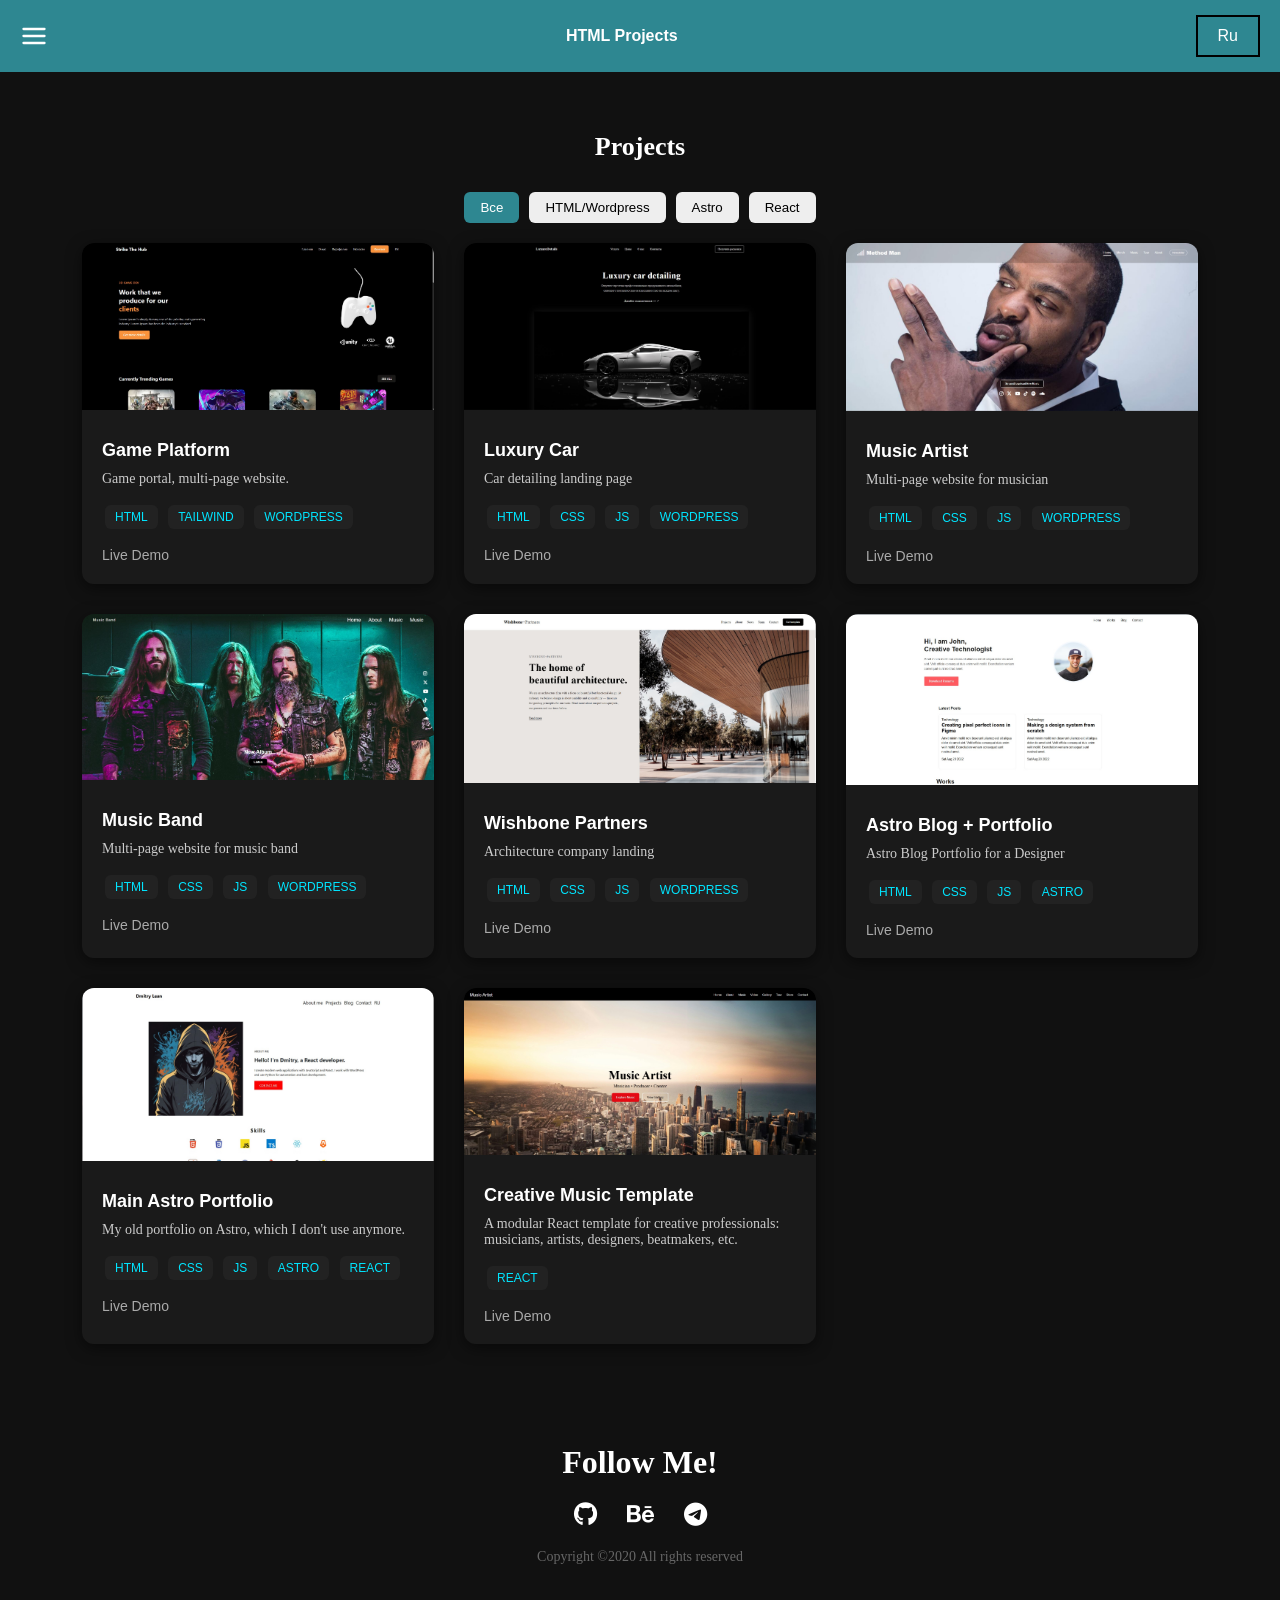
<file: index.html>
<!DOCTYPE html>
<html lang="en">

<head>
  <meta charset="UTF-8" />
  <meta http-equiv="X-UA-Compatible" content="IE=edge" />
  <meta name="viewport" content="width=device-width, initial-scale=1.0" />
  <title>Redirecting...</title>
  <script>
    (function () {
      const storedLang = localStorage.getItem("preferredLang");

      const pathname = window.location.pathname;
      const isAlreadyLocalized =
        pathname.startsWith("/ru") || pathname.startsWith("/en");

      if (storedLang && !isAlreadyLocalized) {
        window.location.href = "/" + storedLang;
        return;
      }

      if (!storedLang && !isAlreadyLocalized) {
        const browserLang = navigator.language || navigator.userLanguage;
        const lang = browserLang.startsWith("ru") ? "ru" : "en";

        localStorage.setItem("preferredLang", lang);
        window.location.href = "/" + lang;
      }
    })();
  </script>
</head>

<body>
  <noscript>
    <p>
      Please enable JavaScript to be redirected automatically. <br />
      Or choose your language: <a href="/en">En</a> |
      <a href="/ru">Ru</a>
    </p>
  </noscript>
</body>

</html>
</file>
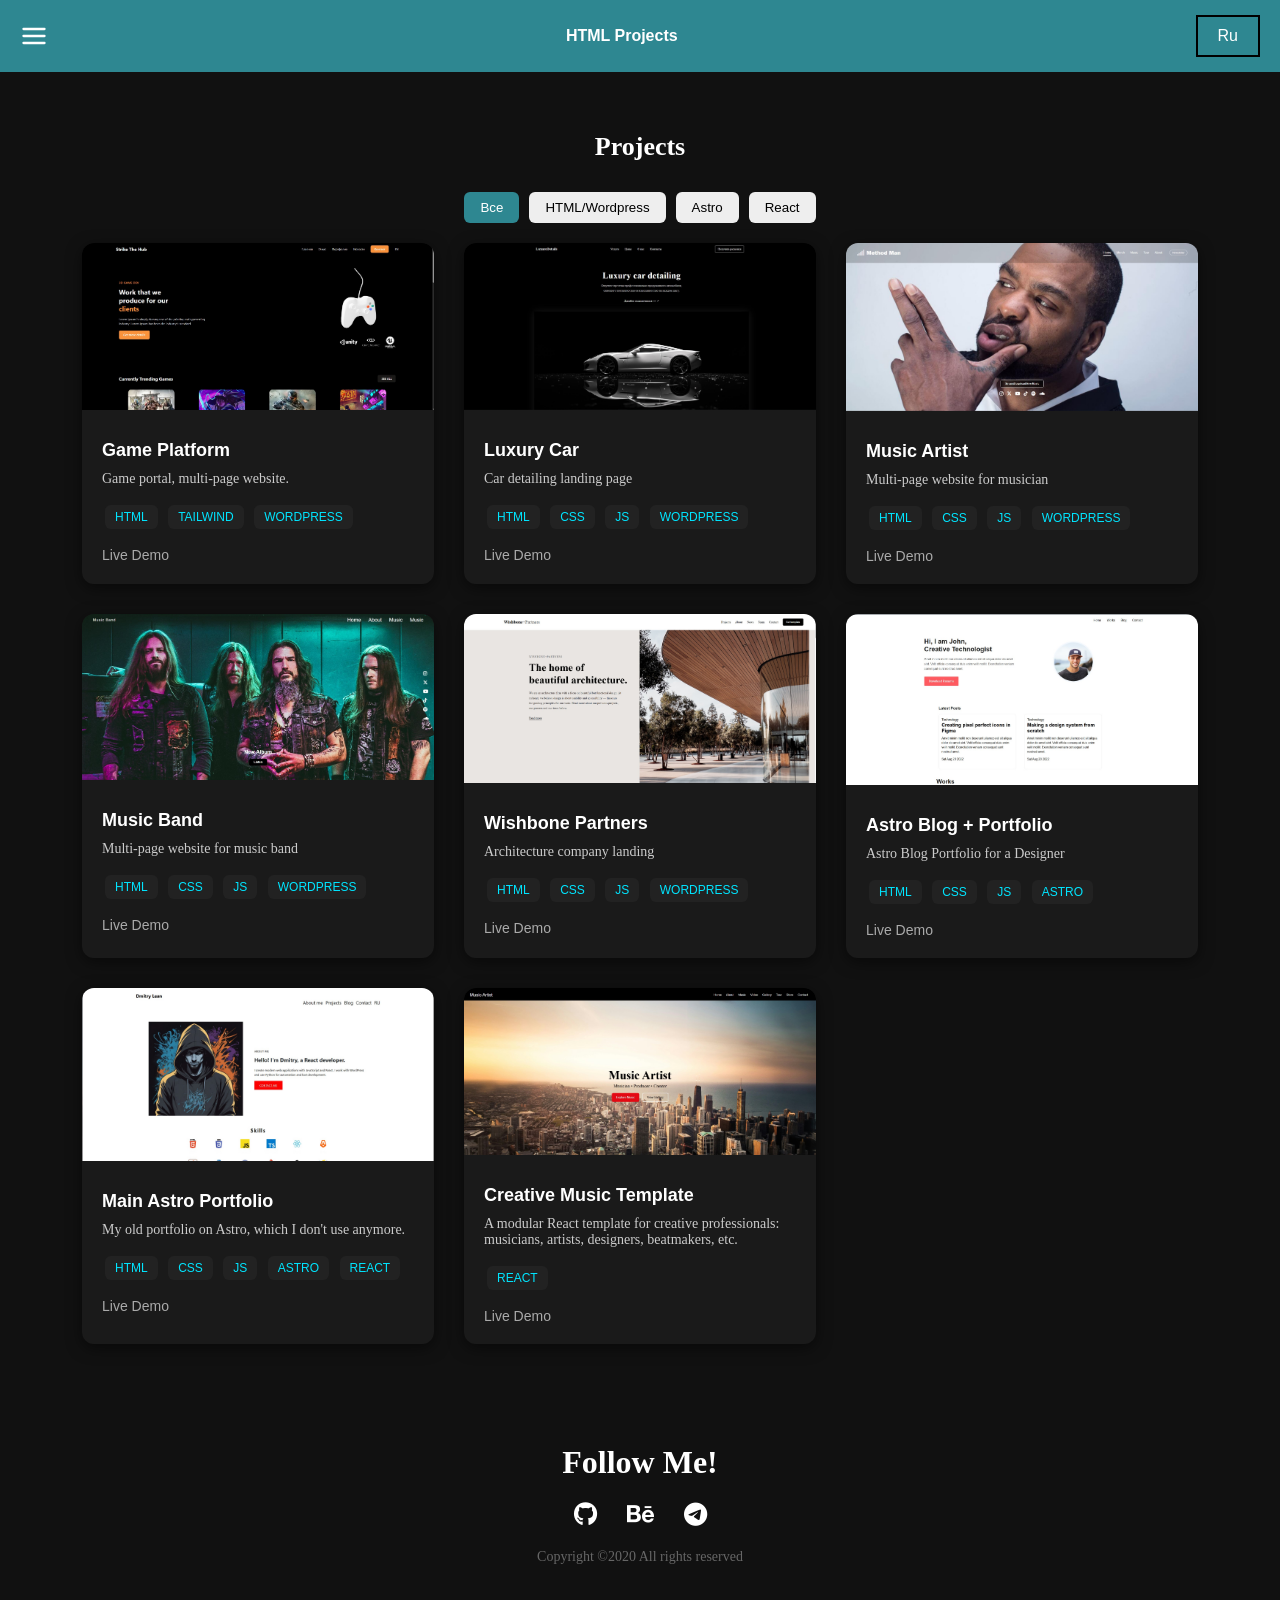
<file: en/index.html>
<!doctype html>
<html lang="en">
  <head>
    <meta charset="UTF-8" />
    <meta name="viewport" content="width=device-width, initial-scale=1.0" />
    <title>HTML Projects</title>

    <link
      rel="stylesheet"
      href="https://cdnjs.cloudflare.com/ajax/libs/font-awesome/6.5.0/css/all.min.css"
    />
    <link rel="stylesheet" href="../style.css" />
  </head>

  <body>
    <header class="header">
      <div class="nav-container">
        <button class="burger" id="openMenu" aria-label="Открыть меню">
          <svg
            xmlns="http://www.w3.org/2000/svg"
            width="28"
            height="28"
            fill="none"
            stroke="currentColor"
            stroke-width="2"
            stroke-linecap="round"
            stroke-linejoin="round"
            viewBox="0 0 24 24"
          >
            <line x1="3" y1="6" x2="21" y2="6"></line>
            <line x1="3" y1="12" x2="21" y2="12"></line>
            <line x1="3" y1="18" x2="21" y2="18"></line>
          </svg>
        </button>

        <button class="close" id="closeMenu" aria-label="Закрыть меню">
          <svg
            xmlns="http://www.w3.org/2000/svg"
            width="28"
            height="28"
            fill="none"
            stroke="currentColor"
            stroke-width="2"
            stroke-linecap="round"
            stroke-linejoin="round"
            viewBox="0 0 24 24"
          >
            <line x1="18" y1="6" x2="6" y2="18"></line>
            <line x1="6" y1="6" x2="18" y2="18"></line>
          </svg>
        </button>

        <div class="logo">
          <a href="/en/">HTML Projects</a>
        </div>

        <nav class="nav" id="menu">
          <ul>
            <li><a href="/en/">Projects</a></li>
            <li><a href="./price.html">Price</a></li>
            <li><a href="./contact.html">Contact</a></li>
          </ul>
        </nav>

        <a href="/ru/" class="lang-btn">Ru</a>
      </div>

      <div class="overlay" id="overlay"></div>
    </header>

    <section class="projects">
      <div class="container">
        <h2 class="projects-title">Projects</h2>

        <!-- Filter buttons -->
        <div class="filter-buttons">
          <button class="filter-btn active" data-filter="all">Все</button>
          <button class="filter-btn" data-filter="wordpress">
            HTML/Wordpress
          </button>
          <button class="filter-btn" data-filter="astro">Astro</button>
          <button class="filter-btn" data-filter="react">React</button>
        </div>

        <div class="projects-grid">
          <!-- HTML Projects -->

          <div class="project-card" data-category="wordpress">
            <div class="project-image">
              <img src="../assets/img/strikethehub.jpg" alt="SHOP.CO" />
            </div>
            <div class="project-content">
              <h3>Game Platform</h3>
              <p>Game portal, multi-page website.</p>
              <div class="tags">
                <span>HTML</span>
                <span>TAILWIND</span>
                <span>WORDPRESS</span>
              </div>
              <div class="links">
                <a href="/apps/gameplatform/" target="_blank">Live Demo</a>
              </div>
            </div>
          </div>

          <div class="project-card" data-category="wordpress">
            <div class="project-image">
              <img src="../assets/img/luxurycar.jpg" alt="SHOP.CO" />
            </div>
            <div class="project-content">
              <h3>Luxury Car</h3>
              <p>Car detailing landing page</p>
              <div class="tags">
                <span>HTML</span>
                <span>CSS</span>
                <span>JS</span>
                <span>WORDPRESS</span>
              </div>
              <div class="links">
                <a href="/apps/luxurycar/" target="_blank">Live Demo</a>
              </div>
            </div>
          </div>

          <!-- New Cards-->

          <div class="project-card" data-category="wordpress">
            <div class="project-image">
              <img src="../assets/img/musicartist.jpg" alt="SHOP.CO" />
            </div>
            <div class="project-content">
              <h3>Music Artist</h3>
              <p>Multi-page website for musician</p>
              <div class="tags">
                <span>HTML</span>
                <span>CSS</span>
                <span>JS</span>
                <span>WORDPRESS</span>
              </div>
              <div class="links">
                <a href="/apps/musicartist/" target="_blank">Live Demo</a>
              </div>
            </div>
          </div>

          <div class="project-card" data-category="wordpress">
            <div class="project-image">
              <img src="../assets/img/musicband.jpg" alt="SHOP.CO" />
            </div>
            <div class="project-content">
              <h3>Music Band</h3>
              <p>Multi-page website for music band</p>
              <div class="tags">
                <span>HTML</span>
                <span>CSS</span>
                <span>JS</span>
                <span>WORDPRESS</span>
              </div>
              <div class="links">
                <a href="/apps/musicband/" target="_blank">Live Demo</a>
              </div>
            </div>
          </div>

          <div class="project-card" data-category="wordpress">
            <div class="project-image">
              <img src="../assets/img/wishbonelanding.jpg" alt="SHOP.CO" />
            </div>
            <div class="project-content">
              <h3>Wishbone Partners</h3>
              <p>Architecture company landing</p>
              <div class="tags">
                <span>HTML</span>
                <span>CSS</span>
                <span>JS</span>
                <span>WORDPRESS</span>
              </div>
              <div class="links">
                <a href="/apps/wishbone/" target="_blank">Live Demo</a>
              </div>
            </div>
          </div>

          <!-- Astro -->
          <div class="project-card" data-category="astro">
            <div class="project-image">
              <img src="../assets/img/astroblogportfolio.jpg" alt="SHOP.CO" />
            </div>
            <div class="project-content">
              <h3>Astro Blog + Portfolio</h3>
              <p>Astro Blog Portfolio for a Designer</p>
              <div class="tags">
                <span>HTML</span>
                <span>CSS</span>
                <span>JS</span>
                <span>ASTRO</span>
              </div>
              <div class="links">
                <a href="https://astroblogportfolio.netlify.app" target="_blank"
                  >Live Demo</a
                >
              </div>
            </div>
          </div>

          <div class="project-card" data-category="astro">
            <div class="project-image">
              <img src="../assets/img/oldportfolioastro.jpg" alt="SHOP.CO" />
            </div>
            <div class="project-content">
              <h3>Main Astro Portfolio</h3>
              <p>My old portfolio on Astro, which I don't use anymore.</p>
              <div class="tags">
                <span>HTML</span>
                <span>CSS</span>
                <span>JS</span>
                <span>ASTRO</span>
                <span>REACT</span>
              </div>
              <div class="links">
                <a href="https://mainastroportfolio.netlify.app" target="_blank"
                  >Live Demo</a
                >
              </div>
            </div>
          </div>

          <!-- React -->
          <div class="project-card" data-category="react">
            <div class="project-image">
              <img
                src="../assets/img/creativeartist.jpg"
                alt="Haider Chemical Industry"
              />
            </div>
            <div class="project-content">
              <h3>Creative Music Template</h3>
              <p>
                A modular React template for creative professionals: musicians,
                artists, designers, beatmakers, etc.
              </p>
              <div class="tags">
                <span>REACT</span>
              </div>
              <div class="links">
                <a
                  href="https://nextjs-for-creative.netlify.app"
                  target="_blank"
                  >Live Demo</a
                >
              </div>
            </div>
          </div>
        </div>
      </div>
    </section>

    <footer class="footer">
      <div class="container">
        <h2>Follow Me!</h2>
        <div class="socials">
          <a
            href="https://github.com/dmitrylean"
            target="_blank"
            rel="noopener noreferrer"
          >
            <i class="fa-brands fa-github"></i>
          </a>
          <a
            href="https://www.behance.net/dmitrylean"
            target="_blank"
            rel="noopener noreferrer"
          >
            <i class="fa-brands fa-behance"></i>
          </a>
          <a
            href="https://t.me/bionicman451"
            target="_blank"
            rel="noopener noreferrer"
          >
            <i class="fa-brands fa-telegram"></i>
          </a>
        </div>
        <p>Copyright ©2020 All rights reserved</p>
      </div>
    </footer>
    <script>
      // Get all buttons
      const filterButtons = document.querySelectorAll(".filter-btn");
      const projectCards = document.querySelectorAll(".project-card");

      filterButtons.forEach((btn) => {
        btn.addEventListener("click", () => {
          // remove active from all
          filterButtons.forEach((b) => b.classList.remove("active"));
          btn.classList.add("active");

          const filter = btn.dataset.filter;

          projectCards.forEach((card) => {
            // Show all
            if (filter === "all") {
              card.classList.remove("hide");
            } else {
              // Show only selected
              card.dataset.category === filter
                ? card.classList.remove("hide")
                : card.classList.add("hide");
            }
          });
        });
      });
    </script>
    <script>
      const openBtn = document.getElementById("openMenu");
      const closeBtn = document.getElementById("closeMenu");
      const menu = document.getElementById("menu");
      const overlay = document.getElementById("overlay");

      openBtn.addEventListener("click", () => {
        menu.classList.add("active");
        overlay.classList.add("active");
      });

      closeBtn.addEventListener("click", () => {
        menu.classList.remove("active");
        overlay.classList.remove("active");
      });

      overlay.addEventListener("click", () => {
        menu.classList.remove("active");
        overlay.classList.remove("active");
      });
    </script>
  </body>
</html>
</file>
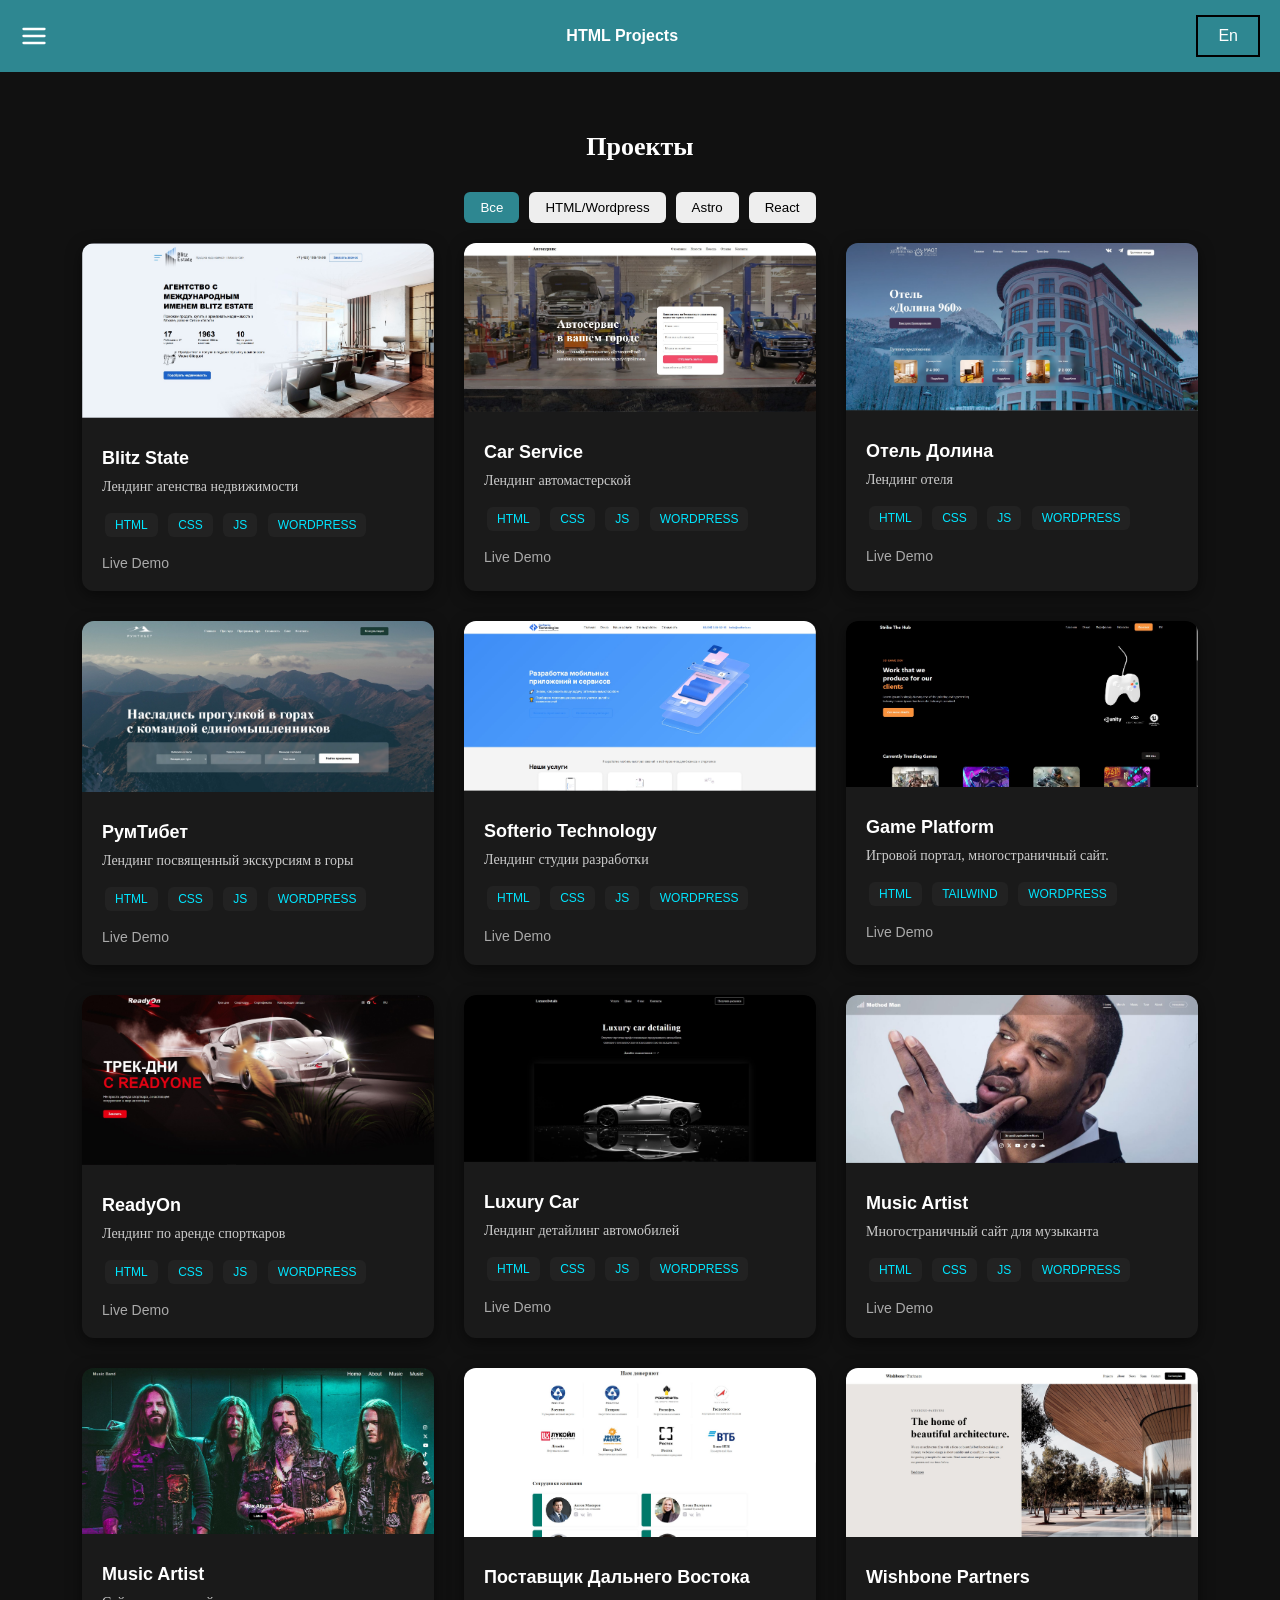
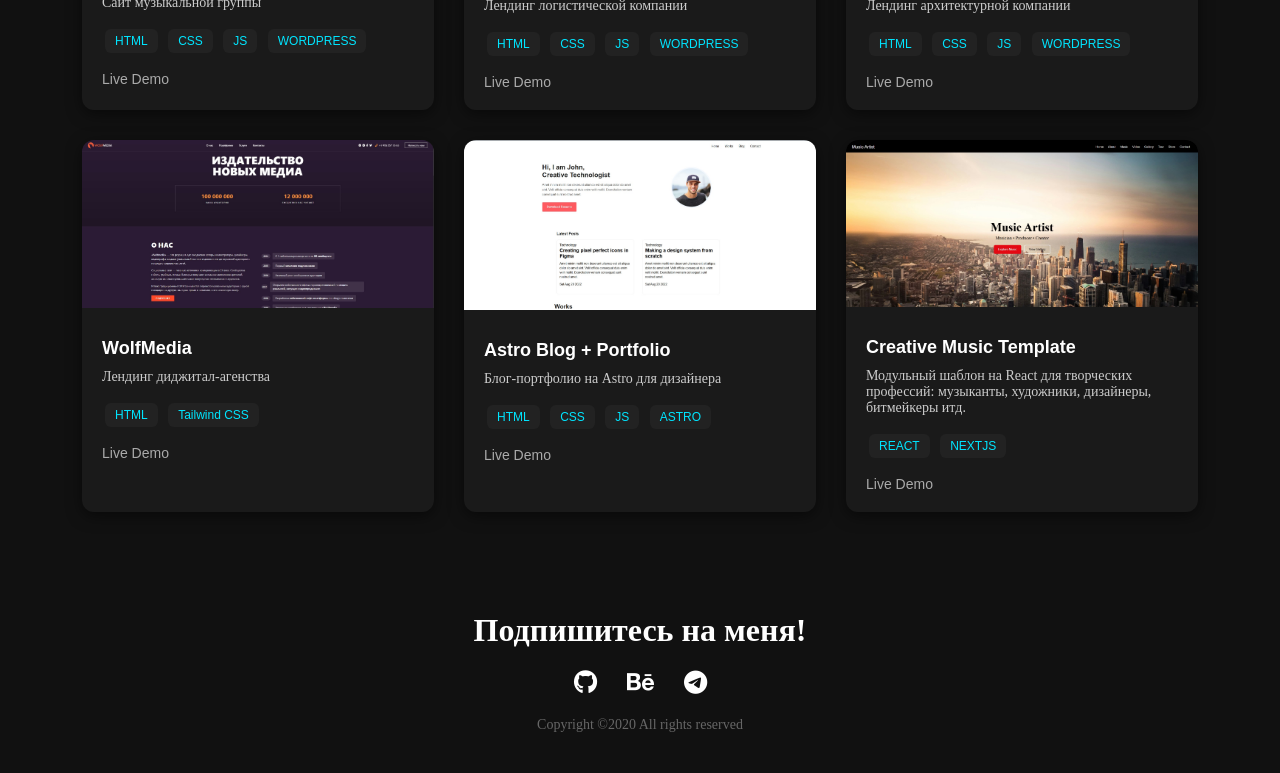
<file: ru/index.html>
<!doctype html>
<html lang="ru">
  <head>
    <meta charset="UTF-8" />
    <meta name="viewport" content="width=device-width, initial-scale=1.0" />
    <title>HTML Projects</title>

    <link
      rel="stylesheet"
      href="https://cdnjs.cloudflare.com/ajax/libs/font-awesome/6.5.0/css/all.min.css"
    />
    <link rel="stylesheet" href="../style.css" />
  </head>

  <body>
    <header class="header">
      <div class="nav-container">
        <button class="burger" id="openMenu" aria-label="Открыть меню">
          <svg
            xmlns="http://www.w3.org/2000/svg"
            width="28"
            height="28"
            fill="none"
            stroke="currentColor"
            stroke-width="2"
            stroke-linecap="round"
            stroke-linejoin="round"
            viewBox="0 0 24 24"
          >
            <line x1="3" y1="6" x2="21" y2="6"></line>
            <line x1="3" y1="12" x2="21" y2="12"></line>
            <line x1="3" y1="18" x2="21" y2="18"></line>
          </svg>
        </button>

        <button class="close" id="closeMenu" aria-label="Закрыть меню">
          <svg
            xmlns="http://www.w3.org/2000/svg"
            width="28"
            height="28"
            fill="none"
            stroke="currentColor"
            stroke-width="2"
            stroke-linecap="round"
            stroke-linejoin="round"
            viewBox="0 0 24 24"
          >
            <line x1="18" y1="6" x2="6" y2="18"></line>
            <line x1="6" y1="6" x2="18" y2="18"></line>
          </svg>
        </button>

        <div class="logo">
          <a href="/ru/">HTML Projects</a>
        </div>

        <nav class="nav" id="menu">
          <ul>
            <li><a href="/ru/">Проекты</a></li>
            <li><a href="./price.html">Стоимость</a></li>
            <li><a href="./contact.html">Контакт</a></li>
          </ul>
        </nav>

        <a href="/en/" class="lang-btn">En</a>
      </div>

      <div class="overlay" id="overlay"></div>
    </header>

    <section class="projects">
      <div class="container">
        <h2 class="projects-title">Проекты</h2>

        <!-- Filter buttons -->
        <div class="filter-buttons">
          <button class="filter-btn active" data-filter="all">Все</button>
          <button class="filter-btn" data-filter="wordpress">
            HTML/Wordpress
          </button>
          <button class="filter-btn" data-filter="astro">Astro</button>
          <button class="filter-btn" data-filter="react">React</button>
        </div>

        <div class="projects-grid">
          <!-- HTML Projects -->
          <div class="project-card" data-category="wordpress">
            <div class="project-image">
              <img
                src="../assets/img/blitzestate.jpg"
                alt="Haider Chemical Industry"
              />
            </div>
            <div class="project-content">
              <h3>Blitz State</h3>
              <p>Лендинг агенства недвижимости</p>
              <div class="tags">
                <span>HTML</span>
                <span>CSS</span>
                <span>JS</span>
                <span>WORDPRESS</span>
              </div>
              <div class="links">
                <a href="/apps/blitzestate/" target="_blank">Live Demo</a>
              </div>
            </div>
          </div>

          <div class="project-card" data-category="wordpress">
            <div class="project-image">
              <img src="../assets/img/carservice.jpg" alt="SHOP.CO" />
            </div>
            <div class="project-content">
              <h3>Car Service</h3>
              <p>Лендинг автомастерской</p>
              <div class="tags">
                <span>HTML</span>
                <span>CSS</span>
                <span>JS</span>
                <span>WORDPRESS</span>
              </div>
              <div class="links">
                <a href="/apps/carservice/" target="_blank">Live Demo</a>
              </div>
            </div>
          </div>

          <div class="project-card" data-category="wordpress">
            <div class="project-image">
              <img src="../assets/img/hoteldolina.jpg" alt="SHOP.CO" />
            </div>
            <div class="project-content">
              <h3>Отель Долина</h3>
              <p>Лендинг отеля</p>
              <div class="tags">
                <span>HTML</span>
                <span>CSS</span>
                <span>JS</span>
                <span>WORDPRESS</span>
              </div>
              <div class="links">
                <a href="/apps/dolinahotel/" target="_blank">Live Demo</a>
              </div>
            </div>
          </div>

          <div class="project-card" data-category="wordpress">
            <div class="project-image">
              <img src="../assets/img/mountainwalking.png" alt="SHOP.CO" />
            </div>
            <div class="project-content">
              <h3>РумТибет</h3>
              <p>Лендинг посвященный экскурсиям в горы</p>
              <div class="tags">
                <span>HTML</span>
                <span>CSS</span>
                <span>JS</span>
                <span>WORDPRESS</span>
              </div>
              <div class="links">
                <a href="/apps/mountainwalking/" target="_blank">Live Demo</a>
              </div>
            </div>
          </div>

          <div class="project-card" data-category="wordpress">
            <div class="project-image">
              <img src="../assets/img/softerio-tech.jpg" alt="SHOP.CO" />
            </div>
            <div class="project-content">
              <h3>Softerio Technology</h3>
              <p>Лендинг студии разработки</p>
              <div class="tags">
                <span>HTML</span>
                <span>CSS</span>
                <span>JS</span>
                <span>WORDPRESS</span>
              </div>
              <div class="links">
                <a href="/apps/softeriotech/" target="_blank">Live Demo</a>
              </div>
            </div>
          </div>

          <div class="project-card" data-category="wordpress">
            <div class="project-image">
              <img src="../assets/img/strikethehub.jpg" alt="SHOP.CO" />
            </div>
            <div class="project-content">
              <h3>Game Platform</h3>
              <p>Игровой портал, многостраничный сайт.</p>
              <div class="tags">
                <span>HTML</span>
                <span>TAILWIND</span>
                <span>WORDPRESS</span>
              </div>
              <div class="links">
                <a href="/apps/gameplatform/" target="_blank">Live Demo</a>
              </div>
            </div>
          </div>

          <div class="project-card" data-category="wordpress">
            <div class="project-image">
              <img src="../assets/img/sportcarrent.jpg" alt="SHOP.CO" />
            </div>
            <div class="project-content">
              <h3>ReadyOn</h3>
              <p>Лендинг по аренде спорткаров</p>
              <div class="tags">
                <span>HTML</span>
                <span>CSS</span>
                <span>JS</span>
                <span>WORDPRESS</span>
              </div>
              <div class="links">
                <a href="/apps/sportcarrent/" target="_blank">Live Demo</a>
              </div>
            </div>
          </div>

          <div class="project-card" data-category="wordpress">
            <div class="project-image">
              <img src="../assets/img/luxurycar.jpg" alt="SHOP.CO" />
            </div>
            <div class="project-content">
              <h3>Luxury Car</h3>
              <p>Лендинг детайлинг автомобилей</p>
              <div class="tags">
                <span>HTML</span>
                <span>CSS</span>
                <span>JS</span>
                <span>WORDPRESS</span>
              </div>
              <div class="links">
                <a href="/apps/luxurycar/" target="_blank">Live Demo</a>
              </div>
            </div>
          </div>

          <!-- New Cards-->

          <div class="project-card" data-category="wordpress">
            <div class="project-image">
              <img src="../assets/img/musicartist.jpg" alt="SHOP.CO" />
            </div>
            <div class="project-content">
              <h3>Music Artist</h3>
              <p>Многостраничный сайт для музыканта</p>
              <div class="tags">
                <span>HTML</span>
                <span>CSS</span>
                <span>JS</span>
                <span>WORDPRESS</span>
              </div>
              <div class="links">
                <a href="/apps/musicartist/" target="_blank">Live Demo</a>
              </div>
            </div>
          </div>

          <div class="project-card" data-category="wordpress">
            <div class="project-image">
              <img src="../assets/img/musicband.jpg" alt="SHOP.CO" />
            </div>
            <div class="project-content">
              <h3>Music Artist</h3>
              <p>Сайт музыкальной группы</p>
              <div class="tags">
                <span>HTML</span>
                <span>CSS</span>
                <span>JS</span>
                <span>WORDPRESS</span>
              </div>
              <div class="links">
                <a href="/apps/musicband/" target="_blank">Live Demo</a>
              </div>
            </div>
          </div>

          <div class="project-card" data-category="wordpress">
            <div class="project-image">
              <img src="../assets/img/pdvpage.jpg" alt="SHOP.CO" />
            </div>
            <div class="project-content">
              <h3>Поставщик Дальнего Востока</h3>
              <p>Лендинг логистической компании</p>
              <div class="tags">
                <span>HTML</span>
                <span>CSS</span>
                <span>JS</span>
                <span>WORDPRESS</span>
              </div>
              <div class="links">
                <a href="/apps/pdv-landing/" target="_blank">Live Demo</a>
              </div>
            </div>
          </div>

          <div class="project-card" data-category="wordpress">
            <div class="project-image">
              <img src="../assets/img/wishbonelanding.jpg" alt="SHOP.CO" />
            </div>
            <div class="project-content">
              <h3>Wishbone Partners</h3>
              <p>Лендинг архитектурной компании</p>
              <div class="tags">
                <span>HTML</span>
                <span>CSS</span>
                <span>JS</span>
                <span>WORDPRESS</span>
              </div>
              <div class="links">
                <a href="/apps/wishbone/" target="_blank">Live Demo</a>
              </div>
            </div>
          </div>

          <div class="project-card" data-category="wordpress">
            <div class="project-image">
              <img src="../assets/img/wolfmedia.jpg" alt="SHOP.CO" />
            </div>
            <div class="project-content">
              <h3>WolfMedia</h3>
              <p>Лендинг диджитал-агенства</p>
              <div class="tags">
                <span>HTML</span>
                <span>Tailwind CSS</span>
              </div>
              <div class="links">
                <a href="/apps/wolfmedia/" target="_blank">Live Demo</a>
              </div>
            </div>
          </div>

          <!-- Astro -->
          <div class="project-card" data-category="astro">
            <div class="project-image">
              <img src="../assets/img/astroblogportfolio.jpg" alt="SHOP.CO" />
            </div>
            <div class="project-content">
              <h3>Astro Blog + Portfolio</h3>
              <p>Блог-портфолио на Astro для дизайнера</p>
              <div class="tags">
                <span>HTML</span>
                <span>CSS</span>
                <span>JS</span>
                <span>ASTRO</span>
              </div>
              <div class="links">
                <a href="https://astroblogportfolio.netlify.app" target="_blank"
                  >Live Demo</a
                >
              </div>
            </div>
          </div>

          <!-- React -->
          <div class="project-card" data-category="react">
            <div class="project-image">
              <img
                src="../assets/img/creativeartist.jpg"
                alt="Haider Chemical Industry"
              />
            </div>
            <div class="project-content">
              <h3>Creative Music Template</h3>
              <p>
                Модульный шаблон на React для творческих профессий: музыканты,
                художники, дизайнеры, битмейкеры итд.
              </p>
              <div class="tags">
                <span>REACT</span>
                <span>NEXTJS</span>
              </div>
              <div class="links">
                <a
                  href="https://nextjs-for-creative.netlify.app"
                  target="_blank"
                  >Live Demo</a
                >
              </div>
            </div>
          </div>
        </div>
      </div>
    </section>

    <footer class="footer">
      <div class="container">
        <h2>Подпишитесь на меня!</h2>
        <div class="socials">
          <a
            href="https://github.com/dmitrylean"
            target="_blank"
            rel="noopener noreferrer"
          >
            <i class="fa-brands fa-github"></i>
          </a>
          <a
            href="https://www.behance.net/dmitrylean"
            target="_blank"
            rel="noopener noreferrer"
          >
            <i class="fa-brands fa-behance"></i>
          </a>
          <a
            href="https://t.me/bionicman451"
            target="_blank"
            rel="noopener noreferrer"
          >
            <i class="fa-brands fa-telegram"></i>
          </a>
        </div>
        <p>Copyright ©2020 All rights reserved</p>
      </div>
    </footer>
    <script>
      // Get all buttons
      const filterButtons = document.querySelectorAll(".filter-btn");
      const projectCards = document.querySelectorAll(".project-card");

      filterButtons.forEach((btn) => {
        btn.addEventListener("click", () => {
          // remove active from all
          filterButtons.forEach((b) => b.classList.remove("active"));
          btn.classList.add("active");

          const filter = btn.dataset.filter;

          projectCards.forEach((card) => {
            // Show all
            if (filter === "all") {
              card.classList.remove("hide");
            } else {
              // Show only selected
              card.dataset.category === filter
                ? card.classList.remove("hide")
                : card.classList.add("hide");
            }
          });
        });
      });
    </script>
    <script>
      const openBtn = document.getElementById("openMenu");
      const closeBtn = document.getElementById("closeMenu");
      const menu = document.getElementById("menu");
      const overlay = document.getElementById("overlay");

      openBtn.addEventListener("click", () => {
        menu.classList.add("active");
        overlay.classList.add("active");
      });

      closeBtn.addEventListener("click", () => {
        menu.classList.remove("active");
        overlay.classList.remove("active");
      });

      overlay.addEventListener("click", () => {
        menu.classList.remove("active");
        overlay.classList.remove("active");
      });
    </script>
  </body>
</html>
</file>
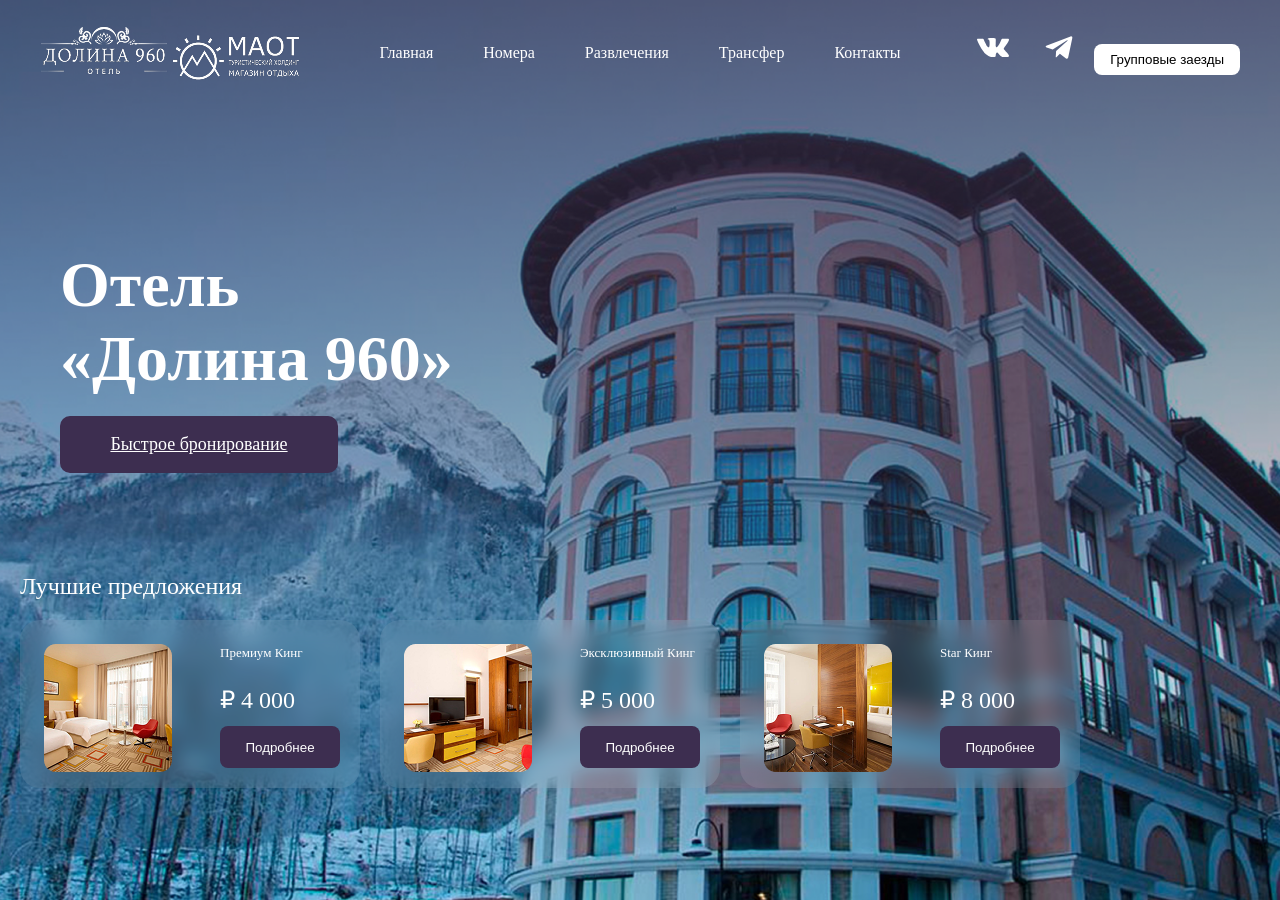
<file: apps/dolinahotel/index.html>
<!doctype html>
<html lang="ru">

<head>
  <meta charset="UTF-8" />
  <meta name="viewport" content="width=device-width, initial-scale=1.0" />
  <title>Отель Долина 960</title>
</head>

<body>
  <header class="header container">
    <div class="logo-block">
      <img src="./img/logo-1.png" alt="Долина 960" />
      <img src="./img/logo-2.png" alt="МАОТ" />
    </div>
    <nav class="nav" id="menu">
      <div class="navbar">
        <a href="index.html">Главная</a>
        <a href="#cta">Номера</a>
        <a href="#entertainment">Развлечения</a>
        <a href="#transfer">Трансфер</a>
        <a href="#contacts">Контакты</a>
      </div>

      <div class="social-group">
        <a href="#"><img src="./svg/vk.svg" alt="VK" /></a>
        <a href="#"><img src="./svg/telegram.svg" alt="Telegram" /></a>
        <button class="group-btn">Групповые заезды</button>
      </div>

      <button class="close" id="closeMenu" aria-label="Закрыть меню">
        <img src="./svg/close.svg" alt="Закрыть меню" />
      </button>
    </nav>

    <button class="burger" id="openMenu" aria-label="Открыть меню">
      <img src="./svg/burger.svg" alt="Открыть меню" />
    </button>

    <div class="overlay" id="overlay"></div>
  </header>

  <main id="content">
    <div class="hero">
      <div class="container">
        <div class="hero-content">
          <h1>Отель<br />«Долина 960»</h1>
          <a href="" class="book-btn">Быстрое бронирование</a>
        </div>
      </div>
    </div>
    <section class="offers">
      <div class="container">
        <h2>Лучшие предложения</h2>
        <div class="cards">
          <div class="card">
            <img src="./img/appartment-card__image_1.png" alt="Премиум Кинг" />
            <div class="card-info">
              <h3>Премиум Кинг</h3>
              <p>₽ 4 000</p>
              <button>Подробнее</button>
            </div>
          </div>
          <div class="card">
            <img src="./img/appartment-card__image_2.png" alt="Эксклюзивный Кинг" />
            <div class="card-info">
              <h3>Эксклюзивный Кинг</h3>
              <p>₽ 5 000</p>
              <button>Подробнее</button>
            </div>
          </div>
          <div class="card">
            <img src="./img/appartment-card__image_3.png" alt="Эксклюзивный Кинг" />
            <div class="card-info">
              <h3>Star Кинг</h3>
              <p>₽ 8 000</p>
              <button>Подробнее</button>
            </div>
          </div>
        </div>
      </div>
    </section>
  </main>
    <script>
  const openBtn = document.getElementById("openMenu");
const closeBtn = document.getElementById("closeMenu");
const menu = document.getElementById("menu");
const overlay = document.getElementById("overlay");

openBtn.addEventListener("click", () => {
  menu.classList.add("active");
  overlay.style.display = "block";
});

closeBtn.addEventListener("click", () => {
  menu.classList.remove("active");
  overlay.style.display = "none";
});

overlay.addEventListener("click", () => {
  menu.classList.remove("active");
  overlay.style.display = "none";
});
  </script>
</body>

</html>

<style>
  body {
    margin: 0;
    font-family: "Stolzl";
    color: white;
    background: url("./img/background.png") no-repeat center center / cover;
    height: 100vh;
    width: 100%;
  }

  *::before,
  *::after {
    box-sizing: border-box;
    margin: 0;
    padding: 0;
  }

  section {
    width: 100%;
    box-sizing: border-box;
  }

  .container {
    max-width: 1440px;
    margin: 0 auto;
    padding: 0 20px;
  }

  h1,
  h2,
  h3 {
    color: white;
  }

  h2 {
    font-weight: 400;
    font-size: 32px;
    margin-bottom: 16px;
  }

  p {
    font-size: 16px;
    font-weight: 400px;
    margin-bottom: 12px;

    color: white;
  }

  .header {
    display: flex;
    justify-content: space-between;
    align-items: center;
    padding: 20px 40px;
  }

  .nav {
    display: flex;
    gap: 20px;
    align-items: center;
    justify-content: space-between;
  }

  .navbar {
    position: absolute;
    left: 50%;
    transform: translateX(-50%);
    display: flex;
    gap: 20px;
  }

  .nav a {
    margin: 0 15px;
    text-decoration: none;
    color: white;
  }

  /* Burger */

  .burger {
    display: none;
    flex-direction: column;
    cursor: pointer;
    gap: 5px;
  }

  .burger span {
    width: 25px;
    height: 3px;
    background: white;
    border-radius: 2px;
  }

  .burger,
  .close {
    background: none;
    border: none;
    cursor: pointer;
    padding: 5px;
    display: flex;
    align-items: center;
    justify-content: center;
    display: none;
  }

  .burger img,
  .close img {
    width: 24px;
    height: 24px;
  }

  /* Overlay */
  .overlay {
    position: fixed;
    top: 0;
    left: 0;
    width: 100%;
    height: 100%;
    opacity: 0;
    visibility: hidden;
    transition: opacity 0.3s ease;
    z-index: 5;
    /* ниже меню */
  }

  .overlay.active {
    opacity: 1;
    visibility: visible;
  }

  .group-btn {
    background: white;
    color: black;
    padding: 8px 16px;
    border-radius: 8px;
    border: none;
    cursor: pointer;
  }

  .hero {
    text-align: left;
    padding: 100px 40px 40px;
  }

  .hero-content h1 {
    font-size: 64px;
    font-weight: 700;
    margin-bottom: 20px;
  }

  .book-btn {
    display: flex;
    justify-content: center;
    align-items: center;
    width: 278px;
    height: 57px;
    background-color: #3d2e50;
    border: none;
    border-radius: 10px;
    color: #fff;
    font-size: 18px;
    font-weight: 400;
    cursor: pointer;
  }

  .offers {
    margin-top: 60px;
  }

  .offers h2 {
    font-size: 24px;
    margin-bottom: 20px;
  }

  .cards {
    display: flex;
    gap: 20px;
  }

  .card {
    background: rgba(255, 255, 255, 0.1);
    border-radius: 20px;
    overflow: hidden;
    backdrop-filter: blur(10px);
    width: 340px;
    height: 168px;

    display: flex;
    flex-direction: row;
  }

  .card img {
    width: 128px;
    height: 128px;
    object-fit: cover;
    padding: 24px 24px;
  }

  .card-info {
    padding: 24px 24px 0 24px;
  }

  .card-info h3 {
    font-size: 13px;
    margin: 0 0 10px;
    line-height: 140%;
    font-weight: 400;
  }

  .card-info p {
    font-size: 24px;
  }

  .card-info button {
    background-color: #3d2e50;
    color: white;
    padding: 6px 12px;
    border: none;
    border-radius: 8px;
    cursor: pointer;
    width: 120px;
    height: 42px;
  }

  /* CTA */

  .cta-content {
    margin-top: 50px;
    flex-direction: column;
  }

  .cta-content p {
    font-size: 18px;
    font-weight: 400;
  }

  .cta-left {
    width: 850px;
  }

  @media (max-width: 768px) {
    body {
      background: url("./img/background.png") no-repeat center center;
      background-size: cover;
      background-attachment: fixed;
      width: 100%;
      height: 100vh;
    }

    .cards {
      flex-direction: column;
    }

    .burger {
      display: flex;
    }

    .navbar {
      display: flex;
      flex-direction: column;
    }

    .nav {
      position: fixed;
      top: 0;
      right: -300px;
      height: 100%;
      width: 250px;
      background: #444;
      display: flex;
      flex-direction: column;
      justify-content: flex-start;
      align-items: flex-start;
      padding: 60px 20px 20px;
      transition: right 0.3s ease;
      z-index: 1;
    }

    .nav a {
      margin: 15px 0;
      font-size: 18px;
      text-align: left;
    }

    .nav.active {
      right: 0;
    }

    .burger,
    .close {
      display: flex;
    }
  }
</style>
</file>
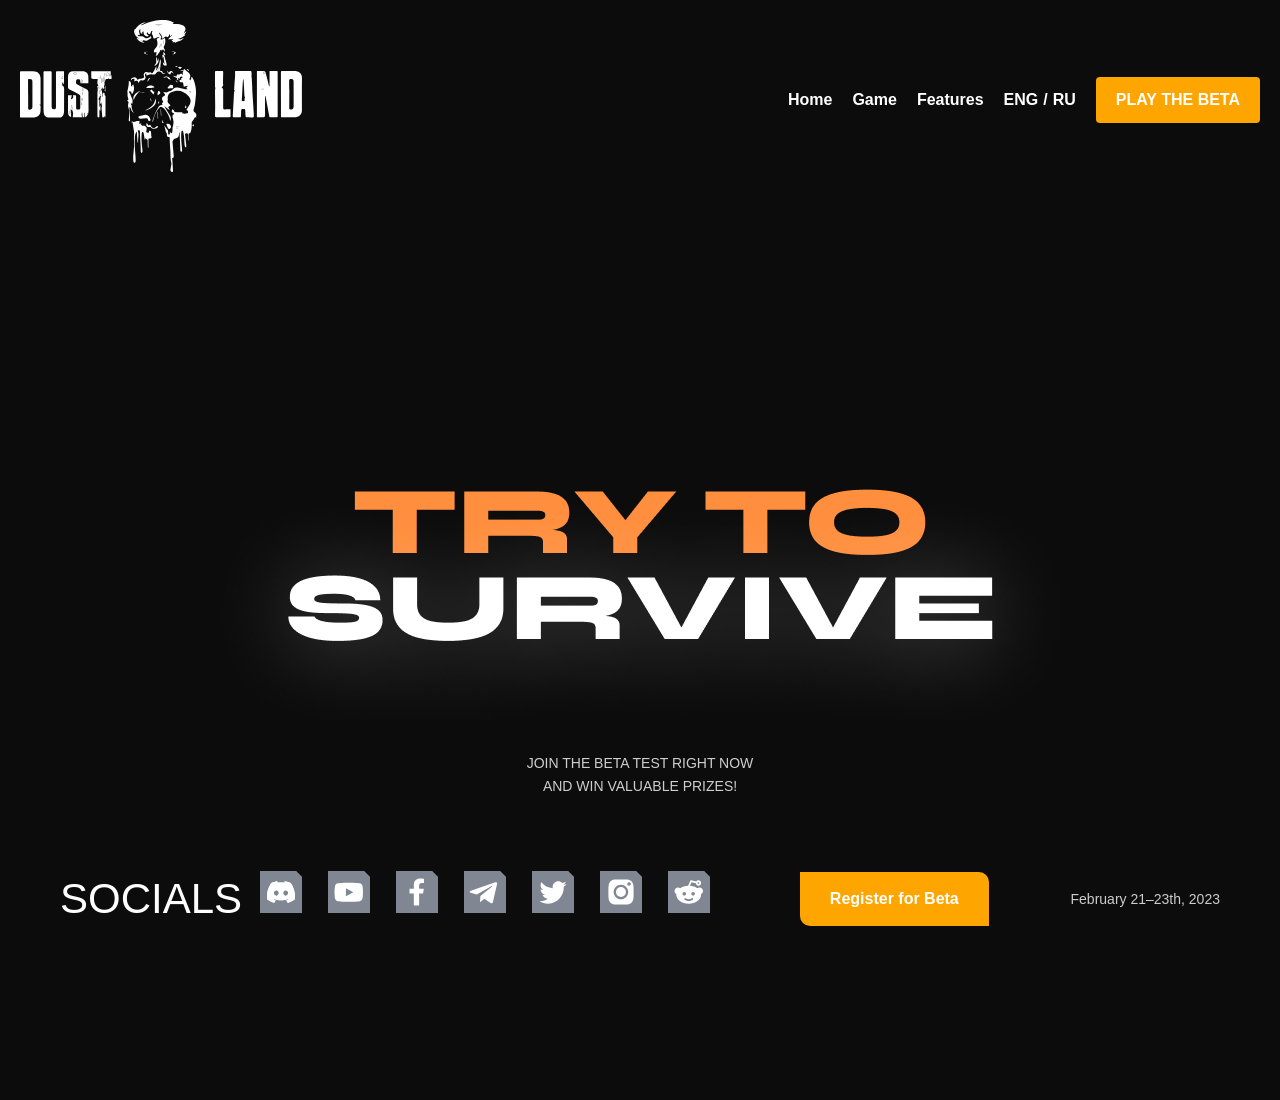
<file: apps/dustland/index.html>
<!DOCTYPE html>
<html lang="en">
  <head>
    <meta charset="UTF-8" />
    <meta name="viewport" content="width=device-width, initial-scale=1.0" />
    <meta
      name="description"
      content="Краткое описание страницы с ключевыми словами"
    />
    <meta name="robots" content="index, follow" />
    <link rel="canonical" href="https://example.com/" />

    <title>Dust Land</title>

    <link
      rel="stylesheet"
      href="https://cdnjs.cloudflare.com/ajax/libs/font-awesome/6.5.0/css/all.min.css"
    />
    <link rel="stylesheet" href="styles.css" />
  </head>
  <body>
    <header class="site-header">
      <div class="logo">
        <img src="./assets/svg/logo.svg" alt="logo" />
      </div>
      <nav class="nav">
        <a href="#">Home</a>
        <a href="#">Game</a>
        <a href="#">Features</a>
        <div class="lang-switcher">
          <a href="?lang=en" class="lang active">ENG</a> /
          <a href="?lang=ru" class="lang">RU</a>
        </div>
        <a href="#" class="btn-primary">Play the Beta</a>
      </nav>
    </header>

    <main>
      <section class="hero">
        <div class="container">
          <img src="./assets/img/headline.png" alt="headline" />
          <p class="description">
            Join the beta test right now<br />and win valuable prizes!
          </p>
          <div class="beta-row">
            <div class="socials">
              <span>SOCIALS</span>
              <a href="#"
                ><img
                  src="./assets/icons/discord.svg"
                  alt="discord"
                  class="social-icon"
              /></a>
              <a href="#"
                ><img
                  src="./assets/icons/youtube.svg"
                  alt="youtube"
                  class="social-icon"
              /></a>
              <a href="#"
                ><img
                  src="./assets/icons/facebook.svg"
                  alt="facebook"
                  class="social-icon"
              /></a>
              <a href="#"
                ><img
                  src="./assets/icons/telegram.svg"
                  alt="telegram"
                  class="social-icon"
              /></a>
              <a href="#"
                ><img
                  src="./assets/icons/twitter.svg"
                  alt="twitter"
                  class="social-icon"
              /></a>
              <a href="#"
                ><img
                  src="./assets/icons/instagram.svg"
                  alt="instagram"
                  class="social-icon"
              /></a>
              <a href="#"
                ><img
                  src="./assets/icons/reddit.svg"
                  alt="reddit"
                  class="social-icon"
              /></a>
            </div>
            <a href="#" class="btn-register">Register for Beta</a>
            <div class="date">February 21–23th, 2023</div>
          </div>
        </div>
      </section>
    </main>
  </body>
</html>
</file>
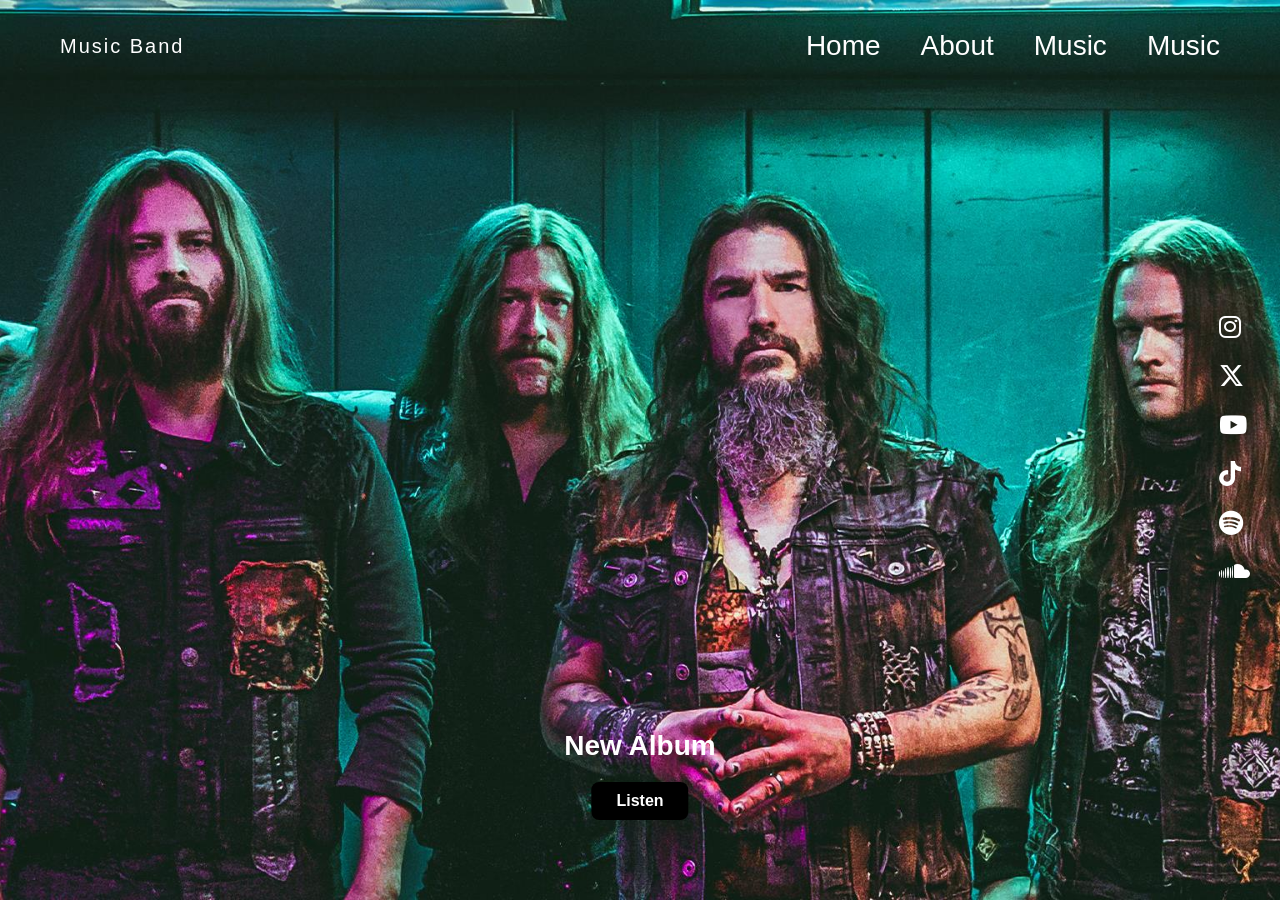
<file: apps/musicband/index.html>
<!DOCTYPE html>
<html lang="ru">
  <head>
    <meta charset="UTF-8" />
    <meta name="viewport" content="width=device-width, initial-scale=1.0" />
    <meta name="description" content="" />
    <meta name="robots" content="index, follow" />
    <link rel="canonical" href="" />
    <title>Music Band</title>
    <link
      rel="stylesheet"
      href="https://cdnjs.cloudflare.com/ajax/libs/font-awesome/6.5.0/css/all.min.css"
      integrity="sha512-..."
      crossorigin="anonymous"
      referrerpolicy="no-referrer"
    />
    <link rel="stylesheet" href="./assets/css/styles.css" />
  </head>
  <body>
    <header>
      <div class="logo">Music Band</div>
      <nav>
        <ul>
          <li><a href="./index.html">Home</a></li>
          <li><a href="./pages/about.html">About</a></li>
          <li><a href="./pages/music.html">Music</a></li>
          <li><a href="./pages/news.html">Music</a></li>
        </ul>
      </nav>
    </header>

    <main class="hero">
      <img
        src="./assets/img/bgd.jpg"
        alt="Band Image"
        class="background-image"
      />

      <div class="cta">
        <h1>New Album</h1>
        <a href="" class="btn-listen" target="_blank">Listen</a>
      </div>

      <div class="socials">
        <a href="#" target="_blank"><i class="fab fa-instagram"></i></a>
        <a href="#" target="_blank"><i class="fab fa-x-twitter"></i></a>
        <a href="#" target="_blank"><i class="fab fa-youtube"></i></a>
        <a href="#" target="_blank"><i class="fab fa-tiktok"></i></a>
        <a href="#" target="_blank"><i class="fab fa-spotify"></i></a>
        <a href="#" target="_blank"><i class="fab fa-soundcloud"></i></a>
      </div>
    </main>
  </body>
</html>
</file>
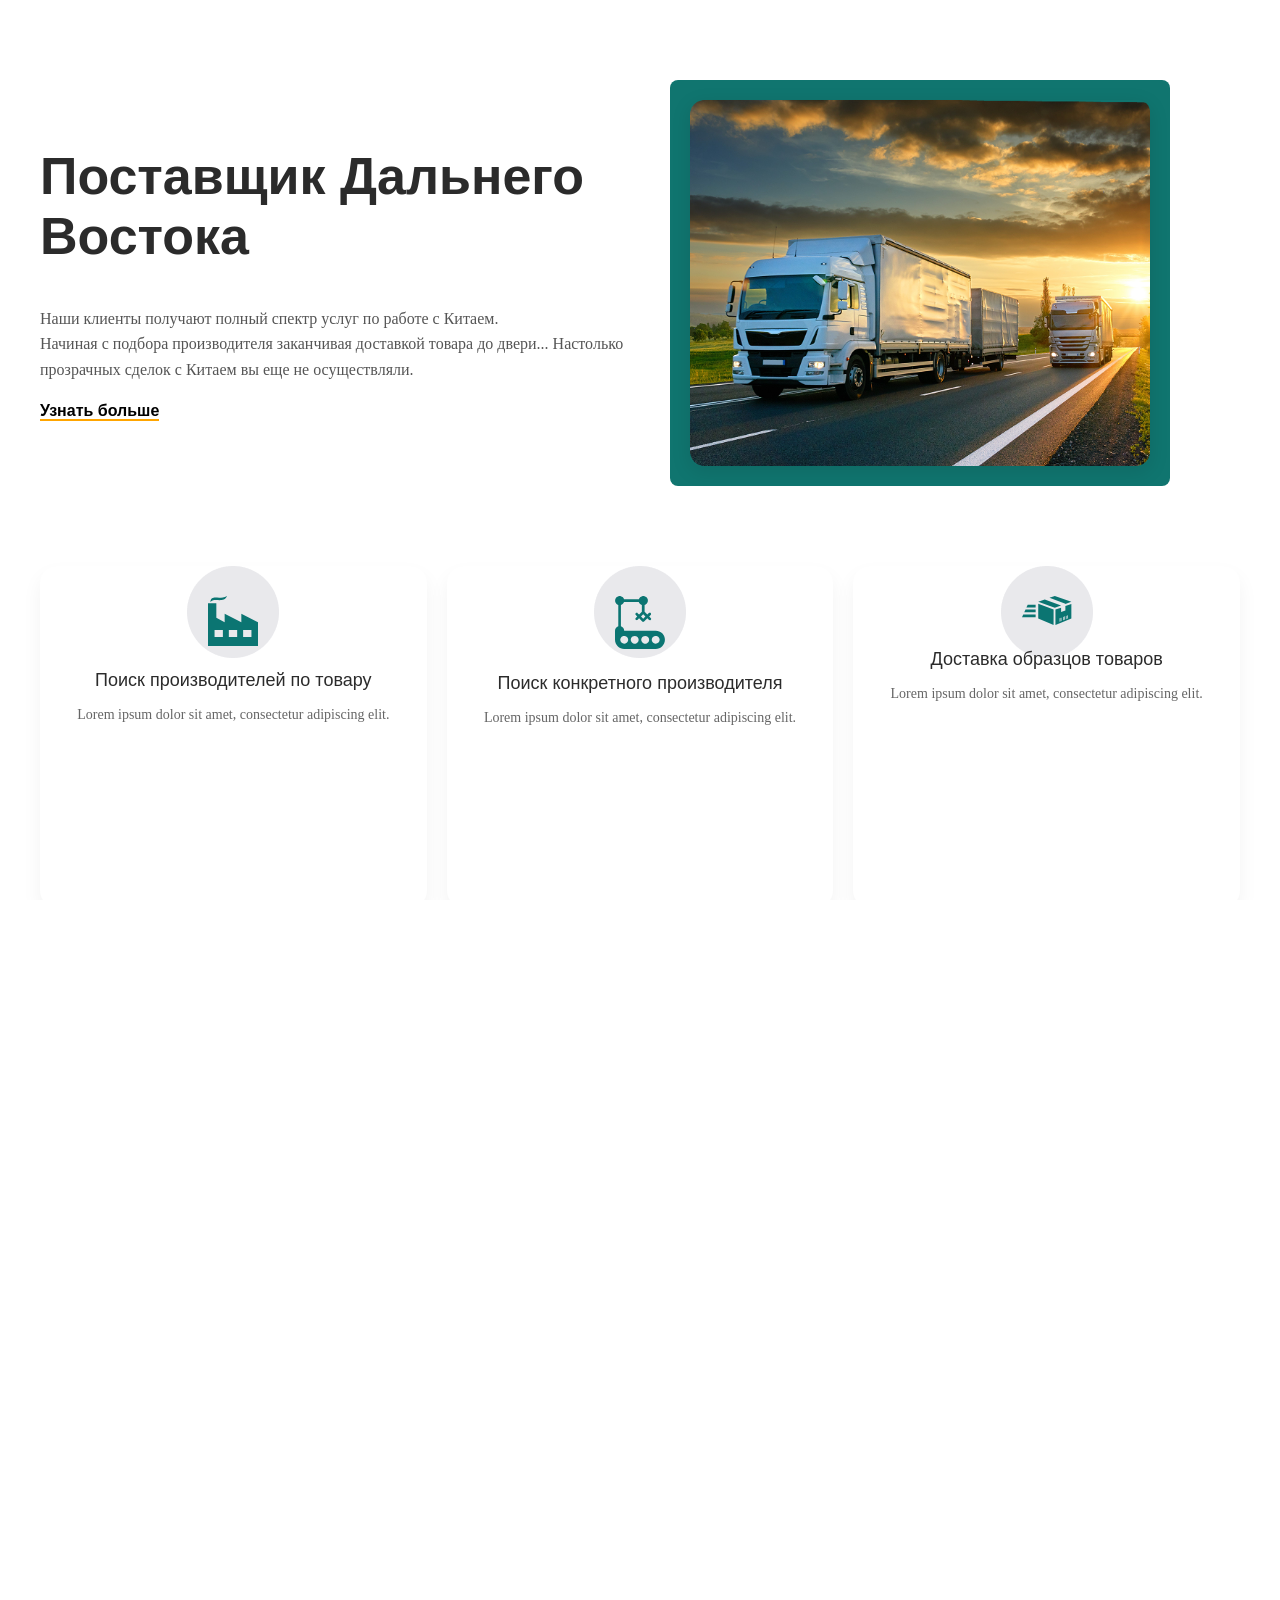
<file: apps/pdv-landing/index.html>
<!DOCTYPE html>
<html lang="en">
  <head>
    <meta charset="UTF-8" />
    <meta name="viewport" content="width=device-width, initial-scale=1.0" />
    <meta
      name="description"
      content="Краткое описание страницы с ключевыми словами"
    />
    <meta name="robots" content="index, follow" />
    <link rel="canonical" href="https://example.com/" />

    <title>Поставщик Дальнего Востока</title>

    <link
      rel="stylesheet"
      href="https://cdnjs.cloudflare.com/ajax/libs/font-awesome/6.5.0/css/all.min.css"
    />
    <link rel="stylesheet" href="styles.css" />
  </head>
  <body>
    <main>
      <section class="intro-section">
        <div class="intro-container">
          <div class="intro-text">
            <h2>Поставщик Дальнего Востока</h2>
            <p>
              Наши клиенты получают полный спектр услуг по работе с Китаем.<br />
              Начиная с подбора производителя заканчивая доставкой товара до
              двери... Настолько прозрачных сделок с Китаем вы еще не
              осуществляли.
            </p>
            <a href="#" class="intro-link">Узнать больше</a>
          </div>
          <div class="intro-image-wrapper">
            <div class="intro-background">
            <img
              src="./assets/img/intro-img.png"
              alt="Грузовик"
              class="intro-image"
            />
            </div>
          </div>
        </div>

        <div class="services">
          <div class="service-card">
            <img src="./assets/svg/intro-icon-1.svg" alt="Иконка 1" />
            <h4>Поиск производителей по товару</h4>
            <p>Lorem ipsum dolor sit amet, consectetur adipiscing elit.</p>
          </div>
          <div class="service-card">
            <img src="./assets/svg/intro-icon-2.svg" alt="Иконка 2" />
            <h4>Поиск конкретного производителя</h4>
            <p>Lorem ipsum dolor sit amet, consectetur adipiscing elit.</p>
          </div>
          <div class="service-card">
            <img src="./assets/svg/intro-icon-3.svg" alt="Иконка 3" />
            <h4>Доставка образцов товаров</h4>
            <p>Lorem ipsum dolor sit amet, consectetur adipiscing elit.</p>
          </div>
        </div>
      </section>

      <section class="poll-section">
          <div class="container">
        <h2>В какой сфере вы работаете?</h2>
        <p class="description">
          Мы проводим опрос среди пользователей сайта, чтобы предоставить Вам
          информацию, соответствующую сфере вашей деятельности.
        </p>

        <form class="poll-form">
          <label class="poll-option">
            <input type="radio" name="field" />
            <div class="content">
              <strong>Я работаю на производстве</strong>
              <p>Lorem ipsum dolor sit amet...</p>
            </div>
          </label>

          <label class="poll-option selected">
            <input type="radio" name="field" checked />
            <div class="content">
              <strong>Я поставляю товары</strong>
              <p>Lorem ipsum dolor sit amet...</p>
            </div>
          </label>

          <label class="poll-option">
            <input type="radio" name="field" />
            <div class="content">
              <strong>Я помогаю подобрать оборудование</strong>
              <p>Lorem ipsum dolor sit amet...</p>
            </div>
          </label>
        </form>

        <div class="vote-stats">
          <span>Проголосовало:</span>
          <strong>1 107</strong> пользователей
        </div>
        </div>
      </section>

      <section class="benefits-section">
          <div class="container">
        <div class="benefits-header">
          <div class="text">
            <h2>Почему с нами выгоднее?</h2>
          </div>
          <div class="image">
            <img src="./assets/img/truck.png" alt="Грузовик и порт" />
          </div>
        </div>

        <div class="benefits-grid">
          <div class="benefit-item">
           <div class="icon-wrapper">
            <img src="./assets/svg/lock.svg" alt="Иконка 1" class="icon" />
            </div>
             <div class="content">
             <h3>Lorem ipsum dolor sit amet</h3>
            <p>Lorem ipsum dolor sit amet</p>
            </div>
          </div>
          <div class="benefit-item">
          <div class="icon-wrapper">
            <img src="./assets/svg/list.svg" alt="Иконка 2" class="icon" />
            </div>
             <div class="content">
             <h3>Lorem ipsum dolor sit amet</h3>
            <p>Lorem ipsum dolor sit amet</p>
            </div>
          </div>
          <div class="benefit-item">
          <div class="icon-wrapper">
            <img src="./assets/svg/coin.svg" alt="Иконка 3" class="icon" />
            </div>
           <div class="content">
             <h3>Lorem ipsum dolor sit amet</h3>
            <p>Lorem ipsum dolor sit amet</p>
            </div>
          </div>
          <div class="benefit-item">
          <div class="icon-wrapper">
            <img src="./assets/svg/planet.svg" alt="Иконка 4" class="icon" />
            </div>
             <div class="content">
             <h3>Lorem ipsum dolor sit amet</h3>
            <p>Lorem ipsum dolor sit amet</p>
            </div>
          </div>
        </div>
        </div>
      </section>
      <section class="portfolio-section">
        <div class="container">
          <div class="portfolio-header">
            <h2>Выполненные работы</h2>
            <p class="subtitle">
              Мы собрали информацию по грузам, которые мы уже доставили.У нас
              специальный подход к каждому виду товаров.
            </p>
          </div>
          <div class="portfolio-grid">
            <div class="portfolio-card">
              <img
                src="./assets/img/portfolio-card-1.png"
                alt="Иконка 1"
                class="icon"
              />
              <div class="portfolio-content">
                <h3>Станки и оборудование</h3>
                <p>
                  Lorem ipsum dolor sit amet, consectetur adipiscing elit, sed
                  do eiusmod ut.
                </p>
                <div class="price">20 000 руб.</div>
              </div>
            </div>
            <div class="portfolio-card">
              <img
                src="./assets/img/portfolio-card-2.png"
                alt="Иконка 1"
                class="icon"
              />
              <div class="portfolio-content">
                <h3>Компоненты и запчасти</h3>
                <p>
                  Lorem ipsum dolor sit amet, consectetur adipiscing elit, sed
                  do eiusmod ut.
                </p>
                <div class="price">18 000 руб.</div>
              </div>
            </div>
            <div class="portfolio-card">
              <img
                src="./assets/img/portfolio-card-3.png"
                alt="Иконка 1"
                class="icon"
              />
              <div class="portfolio-content">
                <h3>Станки и оборудование</h3>
                <p>
                  Lorem ipsum dolor sit amet, consectetur adipiscing elit, sed
                  do eiusmod ut.
                </p>
                <div class="price">20 000 руб.</div>
              </div>
            </div>
          </div>
        </div>
      </section>
      <section class="clients-section">
        <div class="clients-container">
          <div class="clients-left">
            <h2>Привлеченные<br />клиенты</h2>
          </div>
          <div class="clients-right">
          <img
                src="./assets/img/paper.png"
                alt="Газета"
                class="paper"
              />
        
          </div>
        </div>
      </section>
      <section class="delivery-steps">
          <div class="container">
  
        <h2>Этапы поставки</h2>

        <div class="step">
        <div class="step-wrapper">
          <div class="step-number">1</div>
          </div>
          <div class="step-card">
            <img
              src="./assets/img/delivery-step-1.png"
              alt="Предложение от продавца"
            />
            <div class="step-text">
              <h3>Предложение от продавца</h3>
              <p>
                Lorem ipsum dolor sit amet, consectetur adipiscing elit, sed do
                eiusmod tempor incididunt ut labore et dolore magna aliqua.
              </p>
            </div>
          </div>
        </div>

        <div class="step">
        <div class="step-wrapper">
          <div class="step-number">2</div>
          </div>
          <div class="step-card">
            <img src="./assets/img/delivery-step-2.png" alt="Доставка" />
            <div class="step-text">
              <h3>Доставка</h3>
              <p>
                Lorem ipsum dolor sit amet, consectetur adipiscing elit, sed do
                eiusmod tempor incididunt ut labore et dolore magna aliqua.
              </p>
            </div>
          </div>
        </div>

        <div class="step">
        <div class="step-wrapper">
          <div class="step-number">3</div> 
          </div>     
          <div class="step-card">
            <img
              src="./assets/img/delivery-step-3.png"
              alt="Установка у клиента"
            />
            <div class="step-text">
              <h3>Установка у клиента</h3>
              <p>
                Lorem ipsum dolor sit amet, consectetur adipiscing elit, sed do
                eiusmod tempor incididunt ut labore et dolore magna aliqua.
              </p>
            </div>
          </div>
        </div>
    </div>
      </section>
      <section class="trusted-block">
        <div class="container">
          <h2 class="trusted-title">Нам доверяют</h2>

          <div class="trusted-grid">
            <div class="trusted-item">
              <img src="./assets/img/rosatom.png" alt="Росатом" />
              <p class="name">Росатом</p>
              <p class="desc">Корпорация атомной энергии</p>
            </div>

            <div class="trusted-item">
              <img src="./assets/img/rosatom.png" alt="Газпром" />
              <p class="name">Газпром</p>
              <p class="desc">Энергетическая компания</p>
            </div>

            <div class="trusted-item">
              <img src="./assets/img/rosneft.png" alt="Роснефть" />
              <p class="name">Роснефть</p>
              <p class="desc">Нефтегазовая компания</p>
            </div>

            <div class="trusted-item">
              <img src="./assets/img/roscosmos.png" alt="Роскосмос" />
              <p class="name">Роскосмос</p>
              <p class="desc">Корпорация в космической отрасли</p>
            </div>

            <div class="trusted-item">
              <img src="./assets/img/lukoil.png" alt="Лукойл" />
              <p class="name">Лукойл</p>
              <p class="desc">Нефтяная компания</p>
            </div>

            <div class="trusted-item">
              <img src="./assets/img/rao.png" alt="Интер РАО" />
              <p class="name">Интер РАО</p>
              <p class="desc">Энергетическая компания</p>
            </div>

            <div class="trusted-item">
              <img src="./assets/img/rostech.png" alt="Ростех" />
              <p class="name">Ростех</p>
              <p class="desc">Промышленная корпорация</p>
            </div>

            <div class="trusted-item">
              <img src="./assets/img/vtb.png" alt="ВТБ" />
              <p class="name">Банк ВТБ</p>
              <p class="desc">Коммерческий банк</p>
            </div>
          </div>
        </div>
        </div>
      </section>
      <section class="employees">
        <div class="container">
          <h2>Сотрудники компании</h2>

          <div class="employee-grid">
            <div class="employee-card">
              <div class="accent"></div>
              <div class="card-content">
                <img
                  src="./assets/img/antonmakarov.png"
                  alt="Антон Макаров"
                  class="avatar"
                />
                <div class="info">
                  <p class="name">Антон Макаров</p>
                  <p class="position">Руководитель компании</p>
                  <div class="socials">
                    <img src="./assets/svg/instagram.svg" alt="" />
                    <img src="./assets/svg/vk.svg" alt="" />
                    <img src="./assets/svg/linkedin.svg" alt="" />
                  </div>
                </div>
              </div>
            </div>

            <div class="employee-card">
              <div class="accent"></div>
              <div class="card-content">
                <img
                  src="./assets/img/elenavalery.png"
                  alt="Елена Валерьева"
                  class="avatar"
                />
                <div class="info">
                  <p class="name">Елена Валерьева</p>
                  <p class="position">Главный бухгалтер</p>
                  <div class="socials">
                    <img src="./assets/svg/instagram.svg" alt="" />
                    <img src="./assets/svg/vk.svg" alt="" />
                    <img src="./assets/svg/linkedin.svg" alt="" />
                  </div>
                </div>
              </div>
            </div>

            <div class="employee-card">
              <div class="accent"></div>
              <div class="card-content">
                <img
                  src="./assets/img/ivanarkadiev.png"
                  alt="Иван Аркадьев"
                  class="avatar"
                />
                <div class="info">
                  <p class="name">Иван Аркадьев</p>
                  <p class="position">Менеджер по закупкам</p>
                  <div class="socials">
                    <img src="./assets/svg/instagram.svg" alt="" />
                    <img src="./assets/svg/vk.svg" alt="" />
                    <img src="./assets/svg/linkedin.svg" alt="" />
                  </div>
                </div>
              </div>
            </div>

            <div class="employee-card">
              <div class="accent"></div>
              <div class="card-content">
                <img
                  src="./assets/img/borisvavilov.png"
                  alt="Борис Вавилов"
                  class="avatar"
                />
                <div class="info">
                  <p class="name">Борис Вавилов</p>
                  <p class="position">Бухгалтер</p>
                  <div class="socials">
                    <img src="./assets/svg/instagram.svg" alt="" />
                    <img src="./assets/svg/vk.svg" alt="" />
                    <img src="./assets/svg/linkedin.svg" alt="" />
                  </div>
                </div>
              </div>
            </div>

            <div class="employee-card">
              <div class="accent"></div>
              <div class="card-content">
                <img
                  src="./assets/img/alinakravtz.png"
                  alt="Алина Кравец"
                  class="avatar"
                />
                <div class="info">
                  <p class="name">Алина Кравец</p>
                  <p class="position">Сотрудник отдела кадров</p>
                  <div class="socials">
                    <img src="./assets/svg/instagram.svg" alt="" />
                    <img src="./assets/svg/vk.svg" alt="" />
                    <img src="./assets/svg/linkedin.svg" alt="" />
                  </div>
                </div>
              </div>
            </div>

            <div class="employee-card">
              <div class="accent"></div>
              <div class="card-content">
                <img
                  src="./assets/img/viktorkozub.png"
                  alt="Виктор Козуб"
                  class="avatar"
                />
                <div class="info">
                  <p class="name">Виктор Козуб</p>
                  <p class="position">Менеджер по закупкам</p>
                  <div class="socials">
                    <img src="./assets/svg/instagram.svg" alt="" />
                    <img src="./assets/svg/vk.svg" alt="" />
                    <img src="./assets/svg/linkedin.svg" alt="" />
                  </div>
                </div>
              </div>
            </div>
          </div>
        </div>
      </section>
      <section class="contacts">
        <div class="container">
          <h2>Наши контакты</h2>
          <div class="contacts-wrapper">
            <div class="contacts-left">
              <p><img src="./assets/svg/phone.svg" /> +7 8422 99 666 5</p>
              <p><img src="./assets/svg/mail.svg" /> info@pdv.ooo</p>
              <p><img src="./assets/svg/whatsapp.svg" /> +86 158 666 95 616</p>
              <p><img src="./assets/svg/skype.svg" /> sky-bolts.cn</p>
            </div>
            <div class="contacts-right">
              <table>
                <tr>
                  <td>Полное наименование:</td>
                  <td><strong>ООО "Поставщик Дальнего Востока"</strong></td>
                </tr>
                <tr>
                  <td>ИНН:</td>
                  <td>7329023100</td>
                </tr>
                <tr>
                  <td>КПП:</td>
                  <td>732901001</td>
                </tr>
                <tr>
                  <td>ОГРН:</td>
                  <td>1167325074762</td>
                </tr>
                <tr>
                  <td>Адрес:</td>
                  <td>Россия, Ульяновская обл, ...</td>
                </tr>
              </table>
            </div>
          </div>
        </div>
      </section>
      <section class="contact-form">
        <div class="container">
          <div class="form-wrapper">
            <div class="form-left">
              <h2>Свяжитесь с нами</h2>
              <form>
                <textarea placeholder="Опишите задачу..."></textarea>

                <label class="upload">
                  <img src="./assets/svg/tz.svg" alt="clip icon" class="icon" />
                  Приложите ТЗ
                  <input type="file" name="tz" />
                </label>

                <label class="upload">
                  <img
                    src="./assets/svg/add.svg"
                    alt="camera icon"
                    class="icon"
                  />
                  Добавьте фото товара
                  <input type="file" name="photo" multiple />
                </label>

                <button type="submit">Отправить заявку</button>
              </form>
            </div>
            <div class="form-right">
              <img src="./assets/img/port.png" alt="Контейнерный терминал" />
            </div>
          </div>
        </div>
      </section>

      <section class="your-data">
        <div class="container">
          <h2>Ваши данные</h2>
          <div class="data-box">
            <div class="data-section">
              <h3>Описание задачи</h3>
              <p>Lorem ipsum dolor sit amet, consectetur adipiscing elit...</p>
            </div>

            <div class="data-section">
              <h3>Техническое задание</h3>
              <a href="#">
                <img src="./assets/img/tz.png" alt="doc icon" class="icon" />
                ТЗ задача.doc
              </a>
            </div>

            <div class="data-section">
              <h3>Фотографии товара</h3>
              <div class="image-gallery">
                <figure>
                  <img src="./assets/img/item-1.png" alt="" />
                  <figcaption>IMG12344.jpg</figcaption>
                </figure>
                <figure>
                  <img src="./assets/img/item-2.png" alt="" />
                  <figcaption>IMG00344.png</figcaption>
                </figure>
                <figure>
                  <img src="./assets/img/item-3.png" alt="" />
                  <figcaption>IMG00544.png</figcaption>
                </figure>
              </div>
            </div>

            <button>Подтвердить информацию</button>
          </div>
        </div>
      </section>
      <section class="video-section">
        <div class="container">
          <h2>Видео о нашей работе</h2>
          <p>
            Lorem ipsum dolor sit amet, consectetur adipiscing elit, sed do
            eiusmod tempor incididunt ut labore et dolore magna aliqua...
          </p>

          <div class="video-wrapper">
            <img
              src="./assets/img/video-image.png"
              alt="Видео превью"
              class="video-thumbnail"
            />
            <a
              href="video.mp4"
              class="play-button"
              target="_blank"
              aria-label="Смотреть видео"
            >
              <img src="./assets/svg/video-btn.svg" alt="Play" />
            </a>
          </div>
        </div>
      </section>
    </main>
  </body>
</html>
</file>
<file: style.css>
/* === RESET & BASE === */
* {
  margin: 0;
  padding: 0;
  box-sizing: border-box;
}
html, body {
  height: 100%;
  font-family: 'Averta CY', sans-serif;
  color: #ffffff;
  background: #111;
  scroll-behavior: smooth;
}
ul { list-style: none; }
a { text-decoration: none; color: inherit; }
.container {
  width: 90%;
  max-width: 1400px;
  margin: 0 auto;
}

h2 {
  font-size: 32px;
  font-family: 'Nunito Sans';
  font-weight: 800;
  color: white;
}

p {
  font-size: 18px;
  font-family: 'Nunito Sans';
  font-weight: 400;
  color: white;
}

/* === NAV === */

.header {
  background: #2e8791;
  color: #fff;
  padding: 15px 20px;
}

.nav-container {
  display: flex;
  align-items: center;
  justify-content: space-between;
}

.logo a {
  color: #fff;
  text-decoration: none;
  font-weight: bold;
}

.burger, .close {
  background: none;
  border: none;
  cursor: pointer;
  color: white;
  display: flex;
  align-items: center;
  justify-content: center;
}

.close {
  display: none;
}

.nav {
  position: fixed;
  top: 0;
  right: -250px;
  width: 250px;
  height: 100%;
  background: #2e8791;
  display: flex;
  flex-direction: column;
  padding: 60px 20px;
  transition: right 0.3s ease;
  z-index: 10;
}

.nav ul {
  list-style: none;
  padding: 0;
}

.nav a {
  color: white;
  text-decoration: none;
  margin: 15px 0;
  font-size: 18px;
  gap: 10px;
}

.nav a:hover {
  text-decoration: underline;
  color: red;
}

.lang-btn {
  border: 2px solid black;
  padding: 10px 20px;
}

.lang-btn:hover {
  background: white;
  color: black;
  border: none;
}

/* overlay */
.overlay {
  position: fixed;
  top: 0;
  left: 0;
  width: 100%;
  height: 100%;
  background: #444;
  opacity: 30%;
  visibility: hidden;
  transition: opacity 0.3s ease;
  z-index: 5;
}

.overlay.active {
  opacity: 1;
  visibility: visible;
}

.nav.active {
  right: 0;
}

/* === PROJECTS === */

.projects {
  color: #fff;
  padding: 60px 20px;
}

.projects-title {
  font-size: 26px;
  font-weight: bold;
  margin-bottom: 30px;
  text-align: center;
}

.projects-grid {
  display: grid;
  grid-template-columns: repeat(auto-fit, minmax(320px, 1fr));
  gap: 30px;
}

.project-card {
  background: #1a1a1a;
  border-radius: 12px;
  overflow: hidden;
  box-shadow: 0 4px 15px rgba(0,0,0,0.5);
  transition: transform 0.3s ease;
}

.project-card:hover {
  transform: translateY(-5px);
}

.project-image img {
  width: 100%;
  height: auto;
  display: block;
}

.project-content {
  padding: 20px;
}

.project-content h3 {
  font-size: 18px;
  margin: 10px 0;
}

.project-content p {
  font-size: 14px;
  color: #ccc;
  margin-bottom: 15px;
}

.tags {
  margin-bottom: 15px;
}

.tags span {
  display: inline-block;
  background: #222;
  color: #00e5ff;
  font-size: 12px;
  padding: 5px 10px;
  border-radius: 6px;
  margin: 3px;
}

.links {
  display: flex;
  gap: 20px;
}

.links a {
  color: #aaa;
  font-size: 14px;
  text-decoration: none;
}

.links a:hover {
  color: #00e5ff;
}

/* === FILTER === */

 .filter-buttons {
    display: flex;
    gap: 10px;
    margin-bottom: 20px;
    justify-content: center;
  }
  .filter-btn {
    padding: 8px 16px;
    border: none;
    background: #eee;
    cursor: pointer;
    border-radius: 6px;
    transition: 0.3s;
  }
  .filter-btn.active,
  .filter-btn:hover {
    background: #2e8791;
    color: #fff;
  }
  .project-card {
    display: block;
    transition: 0.3s;
  }
  .project-card.hide {
    display: none;
  }

/* === SERVICE === */

.services {
    color: black;
    padding: 60px 20px;
    text-align: center;
  }

  .services-title {
    font-size: 28px;
    margin-bottom: 40px;
    margin-top: 15px;
  }

  .service-subtitle {
    font-size: 20px;
    margin-bottom: 20px;
  }

  .services-content {
    display: flex;
    flex-wrap: wrap;
    gap: 40px;
    justify-content: center;
    align-items: flex-start;
  }

  .services-image {
    flex: 1 1 40%;
  }

  .services-image img {
    width: 100%;
    height: auto;
    border-radius: 6px;
  }

  .services-list {
    flex: 1 1 50%;
  }

  .service-item {
    display: flex;
    justify-content: space-between;
    align-items: flex-start;
    padding: 15px 0;
    border-bottom: 1px solid rgba(255, 255, 255, 0.2);
  }

  .service-text h3 {
    font-size: 24px;
    margin: 0;
    text-align: left;
    color: white;
  }

  .service-text p {
    font-size: 18px;
    margin: 4px 0 0;
    opacity: 0.8;
    text-align: left;
  }

  .service-price {
    font-weight: bold;
    font-size: 18px;
    white-space: nowrap;
    color: white;
  }

/* === CONTACT === */

.contact-grid {
  display: flex;
  flex-wrap: wrap;
  gap: 40px;
  justify-content: center;
  align-items: flex-start;
  margin-top: 50px;
}

.contact-form,
.contact-info {
  flex: 1 1 45%;
  min-width: 300px;
  gap: 5px;
}

.info-title .red-text {
  margin-top: 10px;
}

.info-text p {
  font-size: 20px;
  margin-top: 30px;
}

.gradient-text {
  background: linear-gradient(90deg, orange, red);
}

.red-text {
  color: #ff3333;
}

form label {
  display: block;
  margin: 15px 0 5px;
  font-weight: bold;
}

input, textarea {
  width: 100%;
  padding: 12px;
  border: none;
  border-radius: 6px;
  background: #1a1a1a;
  color: #fff;
}

textarea {
  min-height: 120px;
}

.btn-submit {
  margin-top: 20px;
  padding: 12px 20px;
  border: none;
  border-radius: 25px;
  background: blue;
  color: white;
  font-weight: bold;
  cursor: pointer;
  transition: 0.3s;
}

.btn-submit:hover {
  opacity: 0.8;
  color: black;
  background: white;
}

/* === FOOTER === */

.footer {
  padding: 40px 20px;
  text-align: center;
}

.footer .container {
  display: flex;
  flex-direction: column;
  align-items: center;
  gap: 20px;
}

.footer .socials {
  display: flex;
  gap: 30px;
}

.footer .socials a {
  color: white;
  font-size: 24px;
  transition: color 0.3s;
}

.footer .socials a:hover {
  color: #00e5ff;
}

.footer p {
  font-size: 14px;
  color: #666;
}

.socials svg {
  font-size: 24px;
  color: white;
  transition: color 0.3s;
}

.socials svg:hover {
  color: #00e5ff;
}

/* === RESPONSIVE === */

/* Large screens (1200px) */
@media (max-width: 1200px) {
  h2 {
    font-size: 28px;
  }
  p {
    font-size: 16px;
  }
  .projects-grid {
    gap: 20px;
  }
  .services-content {
    gap: 30px;
  }
}

/* Tablets (992px) */
@media (max-width: 992px) {
  .nav {
    width: 220px;
  }
  .services-content {
    flex-direction: column;
    align-items: center;
  }
  .services-image,
  .services-list {
    flex: 1 1 100%;
  }
  .service-text h3 {
    font-size: 20px;
  }
  .service-text p {
    font-size: 16px;
  }
  .service-price {
    font-size: 16px;
  }
}

/* Mobile landscape (768px) */
@media (max-width: 768px) {
  h2 {
    font-size: 24px;
  }
  p {
    font-size: 14px;
  }
  .projects {
    padding: 40px 10px;
  }
  .projects-title {
    font-size: 22px;
  }
  .filter-buttons {
    flex-wrap: wrap;
    gap: 8px;
  }
  .filter-btn {
    padding: 6px 12px;
    font-size: 14px;
  }
  .project-content {
    padding: 15px;
  }
  .project-content h3 {
    font-size: 16px;
  }
  .project-content p {
    font-size: 13px;
  }
  .tags span {
    font-size: 11px;
    padding: 4px 8px;
  }
  .contact-grid {
    flex-direction: column;
    gap: 20px;
  }
  .contact-form,
  .contact-info {
    flex: 1 1 100%;
  }
  .services-title {
    font-size: 24px;
  }
  .service-subtitle {
    font-size: 18px;
  }
}

/* Small mobile (576px) */
@media (max-width: 576px) {
  h2 {
    font-size: 20px;
  }
  .projects-grid {
    grid-template-columns: 1fr;
    gap: 15px;
  }
  .project-content h3 {
    font-size: 14px;
  }
  .project-content p {
    font-size: 12px;
  }
  .links {
    flex-direction: column;
    gap: 10px;
  }
  .links a {
    font-size: 12px;
  }
  .footer .socials {
    gap: 15px;
  }
}

/* Extra small devices (400px) */
@media (max-width: 400px) {
  .filter-buttons {
    flex-direction: column;
    align-items: stretch;
  }
  .filter-btn {
    width: 100%;
    text-align: center;
  }
  .project-content {
    padding: 10px;
  }
  .service-text h3 {
    font-size: 18px;
  }
  .service-text p {
    font-size: 14px;
  }
  .service-price {
    font-size: 14px;
  }
}
</file>
<file: apps/dustland/styles.css>
* {
  margin: 0;
  padding: 0;
  box-sizing: border-box;
}

body {
  font-family: 'Arial', sans-serif;
  background: #0c0c0c;
  color: #fff;
  line-height: 1.6;
  overflow-x: hidden;
}

section {
  width: 100%;
  box-sizing: border-box;
}

.container {
  width: 100%;
  max-width: 1920px;
  margin: 0 auto;
  padding: 0 20px;
}

/* Header */

.site-header {
  display: flex;
  justify-content: space-between;
  align-items: center;
  padding: 20px;
}

.nav {
  display: flex;
  align-items: center;
  gap: 20px;
  flex-wrap: wrap;
}

.nav a {
  text-decoration: none;
  color: white;
  font-weight: bold;
}

.btn-primary {
  background-color: orange;
  padding: 10px 20px;
  color: black;
  border-radius: 4px;
  text-transform: uppercase;
  font-weight: bold;
}

.lang-switcher {
  display: flex;
  align-items: center;
  gap: 5px;
  font-weight: bold;
}

.lang {
  color: #ccc;
  text-decoration: none;
  transition: color 0.3s;
}

.lang:hover {
  color: orange;
}

.lang.active {
  color: white;
}

/* Hero Section */

.hero {
  height: 100vh;
  padding-top: 140px;
  text-align: center;
  display: flex;
  flex-direction: column;
  justify-content: center;
  background: #0c0c0c;
}

.hero h1 {
  font-size: 60px;
  font-weight: 800;
  line-height: 1.2;
  margin-bottom: 20px;
}

.hero .orange {
  color: orange;
}

.hero .white {
  color: white;
  text-shadow: 0 0 10px #fff;
}

.description {
  font-size: 14px;
  text-transform: uppercase;
  margin-bottom: 40px;
  opacity: 0.8;
}

/* Bottom row */

.beta-row {
  display: flex;
  justify-content: space-between;
  align-items: center;
  padding: 20px 40px;
}

.socials {
  display: flex;
  align-items: center;
  gap: 10px;
  font-size: 42px;
}

.socials a {
  color: white;
  padding: 8px;
  border-radius: 4px;
  transition: background 0.3s;
}

.socials img.social-icon {
  width: 42px;
  height: 42px;
  object-fit: contain;
  transition: opacity 0.3s;
}

.socials a:hover img.social-icon {
  opacity: 0.7;
}


.btn-register {
  background: orange;
  padding: 14px 30px;
  color: white;
  font-weight: bold;
  border-radius: 0 10px 0 10px;
  text-decoration: none;
}

.date {
  font-size: 14px;
  color: #ccc;
}

/* Responsive */
@media (max-width: 768px) {
  .beta-row {
    flex-direction: column;
    gap: 20px;
  }

  .nav {
    flex-wrap: wrap;
  }

  .hero h1 {
    font-size: 40px;
  }
}
</file>
<file: apps/musicband/assets/css/styles.css>
* {
  margin: 0;
  padding: 0;
  box-sizing: border-box;
}

body, html {
  font-family: 'Helvetica Neue', sans-serif;
  color: white;
  height: 100%;
}

h1, h2, h3, h4, p {
  color: white;
}

header {
  position: absolute;
  top: 0;
  width: 100%;
  padding: 30px 60px;
  display: flex;
  justify-content: space-between;
  align-items: center;
  z-index: 2;
}

.logo {
  color: white;
  font-size: 20px;
  letter-spacing: 2px;
  font-weight: 300;
}

nav ul {
  display: flex;
  list-style: none;
  gap: 40px;
}

nav ul li a {
  color: white;
  text-decoration: none;
  font-size: 28px;
}

nav ul li a:hover {
  transform: scale(1.2);
  color: #ff7b00;
}

.hero {
  position: relative;
  height: 100vh;
  width: 100%;
  overflow: hidden;
}

.background-image {
  position: absolute;
  height: 100%;
  width: 100%;
  object-fit: cover;
  z-index: 0;
  top: 0;
  left: 0;
}

.cta {
  position: absolute;
  bottom: 80px;
  left: 50%;
  transform: translateX(-50%);
  text-align: center;
  z-index: 2;
}

.cta h1 {
  font-size: 28px;
  margin-bottom: 20px;
}

.btn-listen {
  background: black;
  padding: 10px 25px;
  border-radius: 8px;
  color: white;
  text-decoration: none;
  font-weight: bold;
  display: inline-block;
}

.socials {
  position: fixed;
  top: 50%;
  right: 30px;
  transform: translateY(-50%);
  display: flex;
  flex-direction: column;
  gap: 20px;
  z-index: 3;
  font-size: 25px;
}

.socials a {
  color: white;
  text-decoration: none;
  transition: transform 0.2s ease, color 0.2s ease;
}

.socials a:hover {
  transform: scale(1.2);
  color: #ff7b00;
}
</file>
<file: apps/pdv-landing/styles.css>
html, body {
  display: flex;
  flex-direction: column;
  height: 100%;
  margin: 0;
  padding: 0;
  overflow-x: hidden;
  box-sizing: border-box;
  scroll-behavior: smooth;
  background-color: rgba(255, 255, 255, 1);

  font-family: 'Poppins';
  font-style: normal;
}

*,
*::before,
*::after {
  box-sizing: border-box;
  margin: 0;
  padding: 0;
}

section {
  width: 100%;
  box-sizing: border-box;
}

.container {
  max-width: 1440px;
  margin: 0 auto;
  padding: 0 20px;
}

h4 {
  font-family: Exo 2;
  font-weight: 400;
  font-size: 20px;
}

p {
  font-family: PT Sans;
  font-size: 16px;
  font-weight: 400px;

  color: #403E3B;
}

/* Intro */

.intro-section {
  padding: 60px 20px;
  font-family: sans-serif;
}

.intro-container {
  max-width: 1200px;
  margin: 0 auto;
  display: flex;
  gap: 40px;
  align-items: center;
  flex-wrap: wrap;
}

.intro-text {
  flex: 1 1 500px;
}

.intro-text h2 {
  font-size: 52px;
  margin-bottom: 40px;
  color: #2b2b2b;
}

.intro-text p {
  color: #555;
  margin-bottom: 20px;
  line-height: 1.6;
}

.intro-link {
  color: #000;
  text-decoration: none;
  border-bottom: 2px solid orange;
  font-weight: bold;
}

.intro-image-wrapper {
  flex: 1 1 400px;
  padding: 20px;
  border-radius: 8px;
  display: flex;
  justify-content: center;
  align-items: center;
  position: relative;
}

.intro-image-wrapper img {
  width: 100%;
  max-width: 635px;
}

.intro-background {
  background: #10756f;
  padding: 20px;
  border-radius: 8px;
  width: 500px;
  height: auto; 
  transform: translateX(-50px);
  display: flex;
  justify-content: center;
  align-items: center;
}

.intro-image {
  max-width: 100%;
  border-radius: 12px;
  box-shadow: 0 5px 20px rgba(0, 0, 0, 0.1);
}

.services {
  margin-top: 60px;
  display: flex;
  justify-content: space-between;
  gap: 20px;
  flex-wrap: wrap;
  max-width: 1200px;
  margin-inline: auto;
}

.service-card {
  background-image: url(./assets/img/ellipse.png);
  background-repeat: no-repeat;
  background-position: top center;
  background-size: 92px;

  background-color: #fff;
  flex: 1 1 250px;
  padding: 30px;
  border-radius: 16px;
  box-shadow: 0 10px 20px rgba(0, 0, 0, 0.05);
  text-align: center;
  height: 341px;
}

.service-card img {
  display: block;
  margin: 0 auto;
  z-index: 1;
  position: relative;

  width: 50px;
  margin-bottom: 15px;
}

.service-card h4 {
  margin-top: 24px;
  font-size: 18px;
  margin-bottom: 10px;
  color: #2b2b2b;
}

.service-card p {
  margin-top: 16px;
  color: #666;
  font-size: 14px;
}

/* Poll Section */

.poll-section {
  max-width: 800px;
  margin: 60px auto;
  padding: 20px;
  font-family: sans-serif;
}

.poll-section h2 {
  font-size: 28px;
  margin-bottom: 10px;
}

.poll-section .description {
  color: #666;
  margin-bottom: 30px;
}

.poll-form {
  display: flex;
  flex-direction: column;
  gap: 20px;
}

.poll-option {
  display: flex;
  align-items: flex-start;
  padding: 20px;
  border: 1px solid #ddd;
  border-radius: 8px;
  cursor: pointer;
  background: white;
  box-shadow: 0 4px 6px rgba(0,0,0,0.05);
  transition: 0.3s;
}

.poll-option input {
  margin-right: 16px;
  margin-top: 5px;
}

.poll-option .content strong {
  display: block;
  margin-bottom: 4px;
}

.poll-option.selected {
  border-color: #1ba57a;
  box-shadow: 0 0 0 3px rgba(27,165,122,0.2);
}

.vote-stats {
  margin-top: 30px;
  font-size: 16px;
  color: #444;
}

.vote-stats strong {
  font-size: 28px;
  color: #111;
  margin: 0 5px;
}

/* Benefit */

.benefits-section {
  font-family: sans-serif;
  max-width: 1000px;
  margin: 80px auto;
  padding: 0 20px;
}

.benefits-header {
  display: flex;
  flex-wrap: wrap;
  align-items: center;
  overflow: hidden;
}

.benefits-header .text {
  background-color: #005c54;
  color: white;
  padding: 40px;
  flex: 1;
}

.benefits-header h2 {
  font-size: 28px;
  margin: 0;
}

.benefits-header .image {
  flex: 1;
  min-width: 300px;
}

.benefits-header .image img {
  width: 100%;
  height: auto;
  display: block;
}

.benefits-grid {
  display: grid;
  grid-template-columns: repeat(2, 1fr);
  gap: 50px;
  padding: 40px 0;
}

.benefit-item {
  display: flex;
  align-items: center;
}

.icon-wrapper {
  width: 80px;
  height: 80px;
  background-color: #f0f0f3;
  border-radius: 50%;
  display: flex;
  align-items: center;
  justify-content: center;
  margin-right: 20px;
  flex-shrink: 0;
}

.custom-icon {
  width: 45px;
  height: 45px;
  object-fit: contain;
}

.content h3 {
  font-size: 1.1rem;
  margin: 0 0 6px;
  font-weight: 600;
  color: #222;
}

.content p {
  margin: 0;
  font-size: 0.95rem;
  color: #777;
}

/* Portfolio */

.portfolio-section {
  padding: 80px 0;
  background: #f9f9f9;
}

.portfolio-section .container {
  max-width: 1200px;
  margin: 0 auto;
  padding: 0 20px;
}

.portfolio-section h2 {
  font-size: 36px;
  margin-bottom: 10px;
  color: #222;
}

.portfolio-section .subtitle {
  color: #666;
  margin-bottom: 40px;
}

.portfolio-grid {
  display: flex;
  gap: 20px;
  flex-wrap: wrap;
  justify-content: space-between;
}

.portfolio-card {
  background: #fff;
  border-radius: 12px;
  box-shadow: 0 10px 20px rgba(0,0,0,0.05);
  overflow: hidden;
  flex: 1 1 calc(33.333% - 20px);
  display: flex;
  flex-direction: column;
}

.portfolio-card img {
  width: 100%;
  height: 247px;
  object-fit: cover;
}

.portfolio-content {
  padding: 20px;
  flex: 1;
  display: flex;
  flex-direction: column;
  justify-content: space-between;
}

.portfolio-content h3 {
  margin: 0 0 10px;
  font-size: 20px;
  color: #222;
}

.portfolio-content p {
  flex: 1;
  color: #666;
  font-size: 16px;
  margin-bottom: 20px;
}

.portfolio-content .price {
  font-size: 16px;
  font-weight: bold;
  color: #222;
  position: relative;
}

.portfolio-content .price span {
  color: #189e42;
  font-weight: 500;
}

.portfolio-content .price::before {
  content: '';
  display: block;
  width: 40px;
  height: 2px;
  background: #ffcd05;
  margin-bottom: 4px;
}

/* Clients */

.clients-section {
  background-color: #12766f;
  padding: 60px 20px;
}

.clients-container {
  display: flex;
  flex-direction: row;
  max-width: 1440px;
  margin: 0 auto;
  gap: 10px;
  flex-wrap: wrap;
}

.clients-left {
  flex: 1;
  min-width: 477px;
}

.clients-left h2 {
  margin-top: 15px;
  font-size: 48px;
  color: white;
  line-height: 1.5;
}

.clients-right {
  padding: 20px;
}

.paper {
  width: 100%;
  max-width: 652px;
}

.company-info {
  font-size: 14px;
  margin-bottom: 20px;
}

.clients-table {
  width: 100%;
  border-collapse: collapse;
  font-size: 14px;
}

.clients-table thead {
  background: #12766f;
  color: #fff;
}

.clients-table th,
.clients-table td {
  padding: 12px 10px;
  border: 1px solid #ddd;
  vertical-align: top;
}

.clients-table img {
  width: 70px;
  height: 70px;
  object-fit: cover;
  border-radius: 6px;
}

.stars i {
  color: #f5c518;
  margin-right: 2px;
}

/* Delivery */

.delivery-steps {
  padding: 60px 20px;
  max-width: 1100px;
  min-height: 245px;
  margin: auto;
  font-family: sans-serif;
}

.delivery-steps h2 {
  font-size: 28px;
  margin-bottom: 40px;
  font-weight: 600;
  color: #333;
}

.step {
  display: flex;
  align-items: flex-start;
  margin-bottom: 30px;
  position: relative;
}

.step-wrapper {
  position: relative;
}

.step-number {
  width: 68px;
  height: 68px;
  background: #00796b;
  color: #fff;
  font-weight: bold;
  font-size: 38px;
  border-radius: 50%;
  display: flex;              
  align-items: center;        
  justify-content: center; 
  position: absolute;
  margin-top: 55px;
  margin-left: -15px;
  z-index: 1;
  margin-right: 15px;
  box-shadow: 0 0 0 6px #fff, 0 0 0 8px #ddd;
}


.step-card {
  display: flex;
  background: white;
  border-radius: 10px;
  box-shadow: 0 3px 10px rgba(0, 0, 0, 0.1);
  overflow: hidden;
  flex: 1;
}

.step-card img {
  width: 330px;
  height: 100%;
  object-fit: cover;
}

.step-text {
  padding: 20px;
}

.step-text h3 {
  font-size: 18px;
  margin: 0 0 10px;
  color: #333;
}

.step-text p {
  font-size: 14px;
  color: #666;
}

/* Trust */

.trusted-block {
  padding: 60px 0;
  background-color: #fff;
  text-align: center;
}

.trusted-title {
  font-size: 32px;
  font-weight: bold;
  margin-bottom: 40px;
  color: #333;
}

.container {
  width: 90%;
  max-width: 1200px;
  margin: 0 auto;
}

.trusted-grid {
  display: grid;
  grid-template-columns: repeat(4, 1fr);
  align-items: center;
  gap: 40px 20px;
}

.trusted-item {
  padding: 10px 15px;
  border-right: 1px solid #e0e0e0;
}

.trusted-item:nth-child(4),
.trusted-item:nth-child(8) {
  border-right: none;
}

.trusted-item img {
  max-height: 100px;
  margin-bottom: 15px;
}

.trusted-item .name {
  font-weight: 600;
  font-size: 20px;
  margin-bottom: 6px;
  color: #222;
}

.trusted-item .desc {
  font-size: 14px;
  color: #777;
}

/* Responsive */
@media (max-width: 991px) {
  .trusted-grid {
    grid-template-columns: repeat(2, 1fr);
  }
  .trusted-item:nth-child(4),
  .trusted-item:nth-child(8),
  .trusted-item:nth-child(2n) {
    border-right: none;
  }
}

@media (max-width: 600px) {
  .trusted-grid {
    grid-template-columns: 1fr;
  }
}

/* Employees */

.employees {
  padding: 60px 0;
  background: #fff;
}

.employees h2 {
  font-size: 26px;
  font-weight: 600;
  margin-bottom: 40px;
  color: #333;
}

.employee-grid {
  display: grid;
  grid-template-columns: repeat(auto-fill, minmax(550px, 1fr));
  gap: 20px;
}

.employee-card {
  display: flex;
  background: #fff;
  border-radius: 10px;
  box-shadow: 0 0 10px rgba(0,0,0,0.05);
  overflow: hidden;
}

.employee-card .accent {
  width: 100%;
  max-width: 51px;
  background-color: #00796B;
}

.card-content {
  display: flex;
  padding: 20px;
  align-items: center;
  gap: 15px;
}

.avatar {
  width: 138px;
  height: 138px;
  border-radius: 50%;
  object-fit: cover;
}

.info .name {
  font-family: Exo 2;
  font-size: 20px;
  font-weight: bold;
  margin: 0;
}

.info .position {
  font-size: 14px;
  color: #777;
  font-size: 14px;
  margin-bottom: 10px;
}

.socials img {
  width: 22px;
  margin-right: 10px;
}

/* Contacts */

.contacts {
  padding: 60px 0;
  background: #f9f9f9;
}

.contacts h2 {
  font-size: 26px;
  font-weight: 600;
  margin-bottom: 40px;
  color: #333;
}

.contacts-wrapper {
  display: flex;
  flex-wrap: wrap;
  gap: 40px;
  justify-content: space-between;
}

.contacts-left {
  flex: 1 1 250px;
}

.contacts-left p {
  display: flex;
  align-items: center;
  margin-bottom: 16px;
  font-size: 16px;
  color: #333;
}

.contacts-left img {
  width: 20px;
  margin-right: 10px;
}

.contacts-right {
  flex: 1 1 400px;
  background: #fff;
  padding: 20px 30px;
  border-radius: 8px;
  box-shadow: 0 0 10px rgba(0,0,0,0.05);
}

.contacts-right table {
  width: 100%;
  font-size: 15px;
  color: #444;
}

.contacts-right td {
  padding: 8px 10px;
  vertical-align: top;
}

/* Contact Form */

.contact-form {
  background: #00695C; /* тёмно-зелёный */
  color: #fff;
  padding: 40px 0;
}

.form-wrapper {
  display: flex;
  flex-wrap: wrap;
  max-width: 1200px;
  margin: 0 auto;
}

.form-left {
  flex: 1;
  padding: 30px;
}

.form-left h2 {
  font-size: 28px;
  margin-bottom: 20px;
}

.form-left textarea {
  width: 100%;
  height: 120px;
  padding: 10px;
  resize: vertical;
  border: none;
  border-radius: 4px;
  margin-bottom: 20px;
  font-family: inherit;
}

.upload {
  display: inline-flex;
  align-items: center;
  gap: 8px;
  cursor: pointer;
  position: relative;
  font-weight: 500;
  color: #333;
}

.upload .icon {
  width: 18px;
  height: 18px;
  object-fit: contain;
}

.upload input[type="file"] {
  position: absolute;
  opacity: 0;
  pointer-events: none;
}

.upload input {
  display: none;
}

.form-left button {
  padding: 10px 20px;
  background: #fff;
  color: #00695C;
  border: none;
  border-radius: 4px;
  font-weight: bold;
  cursor: pointer;
}

.form-right {
  flex: 1;
  min-height: 100%;
}

.form-right img {
  width: 100%;
  height: 100%;
  object-fit: cover;
}

/* Your Data */

.your-data {
  padding: 60px 0;
  background: #fff;
}

.your-data h2 {
  font-size: 26px;
  margin-bottom: 30px;
}

.data-box {
  background: #f8f8f8;
  padding: 30px;
  border-radius: 10px;
  max-width: 1100px;
  margin: 0 auto;
}

.data-section {
  margin-bottom: 30px;
}

.data-section h3 {
  font-size: 18px;
  margin-bottom: 10px;
}

.data-section a {
  display: inline-flex;
  align-items: center;
  gap: 8px;
  text-decoration: none;
  color: #333;
}

.data-section .icon {
  width: 20px;
  height: 20px;
  object-fit: contain;
}

.image-gallery {
  display: flex;
  flex-wrap: wrap;
  gap: 20px;
}

.image-gallery figure {
  width: 150px;
  text-align: center;
}

.image-gallery img {
  max-width: 175px;
  max-height: 136px;
  width: 100%;
  border-radius: 6px;
  box-shadow: 0 0 5px rgba(0,0,0,0.1);
}

.your-data button {
  padding: 10px 25px;
  background: #00796B;
  color: white;
  border: none;
  border-radius: 4px;
  font-weight: 600;
  cursor: pointer;
}

/* Video Section */

.video-section {
  padding: 60px 20px;
  background: #fff;
  text-align: center;
}

.video-section h2 {
  font-size: 32px;
  margin-bottom: 16px;
  font-weight: 700;
  color: #222;
}

.video-section p {
  max-width: 700px;
  margin: 0 auto 40px;
  color: #555;
  line-height: 1.6;
}

.video-wrapper {
  position: relative;
  display: inline-block;
  max-width: 100%;
  border-radius: 8px;
  overflow: hidden;
  box-shadow: 0 8px 24px rgba(0,0,0,0.1);
}

.video-thumbnail {
  display: block;
  width: 100%;
  height: auto;
}

.play-button {
  position: absolute;
  top: 50%;
  left: 50%;
  transform: translate(-50%, -50%);
  background: rgba(255, 255, 255, 0.9);
  border-radius: 50%;
  padding: 20px;
  display: flex;
  align-items: center;
  justify-content: center;
  transition: transform 0.3s ease;
}

.play-button img {
  width: 30px;
  height: 30px;
}

.play-button:hover {
  transform: translate(-50%, -50%) scale(1.1);
}
</file>
